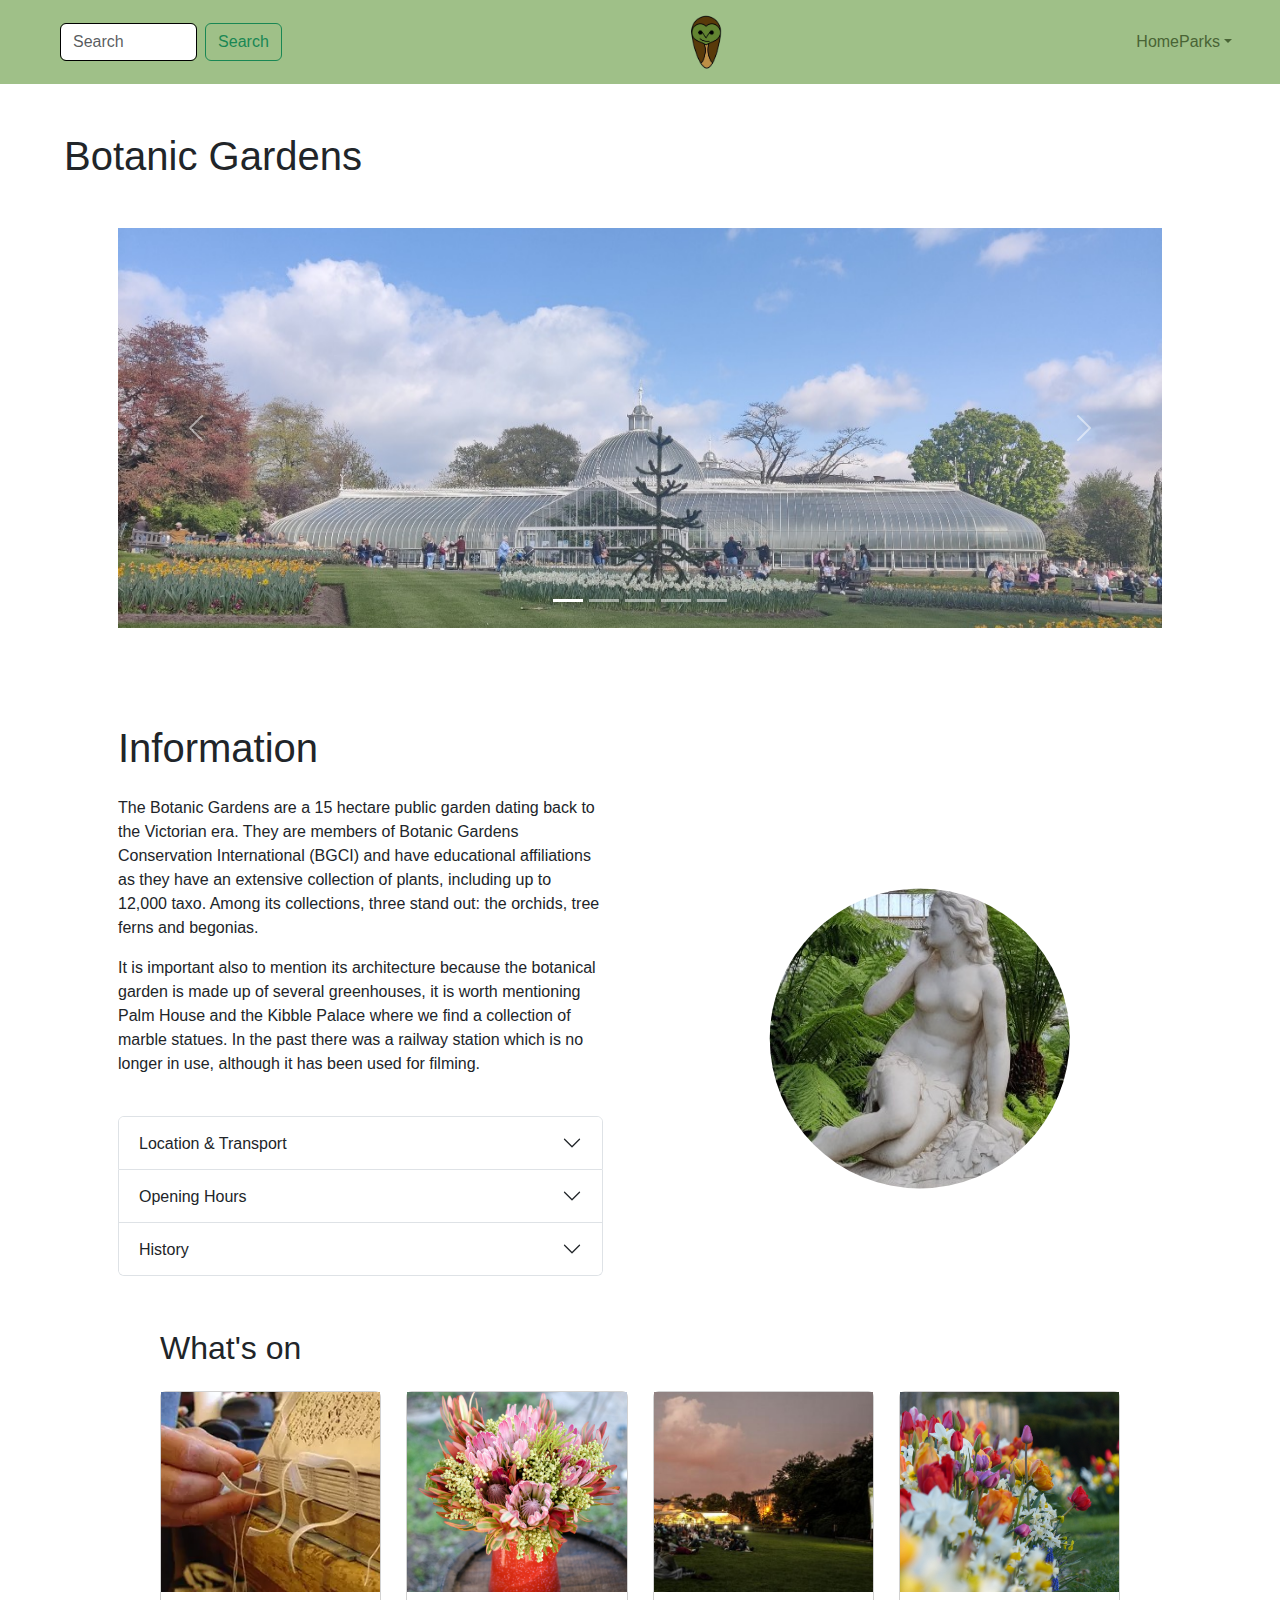
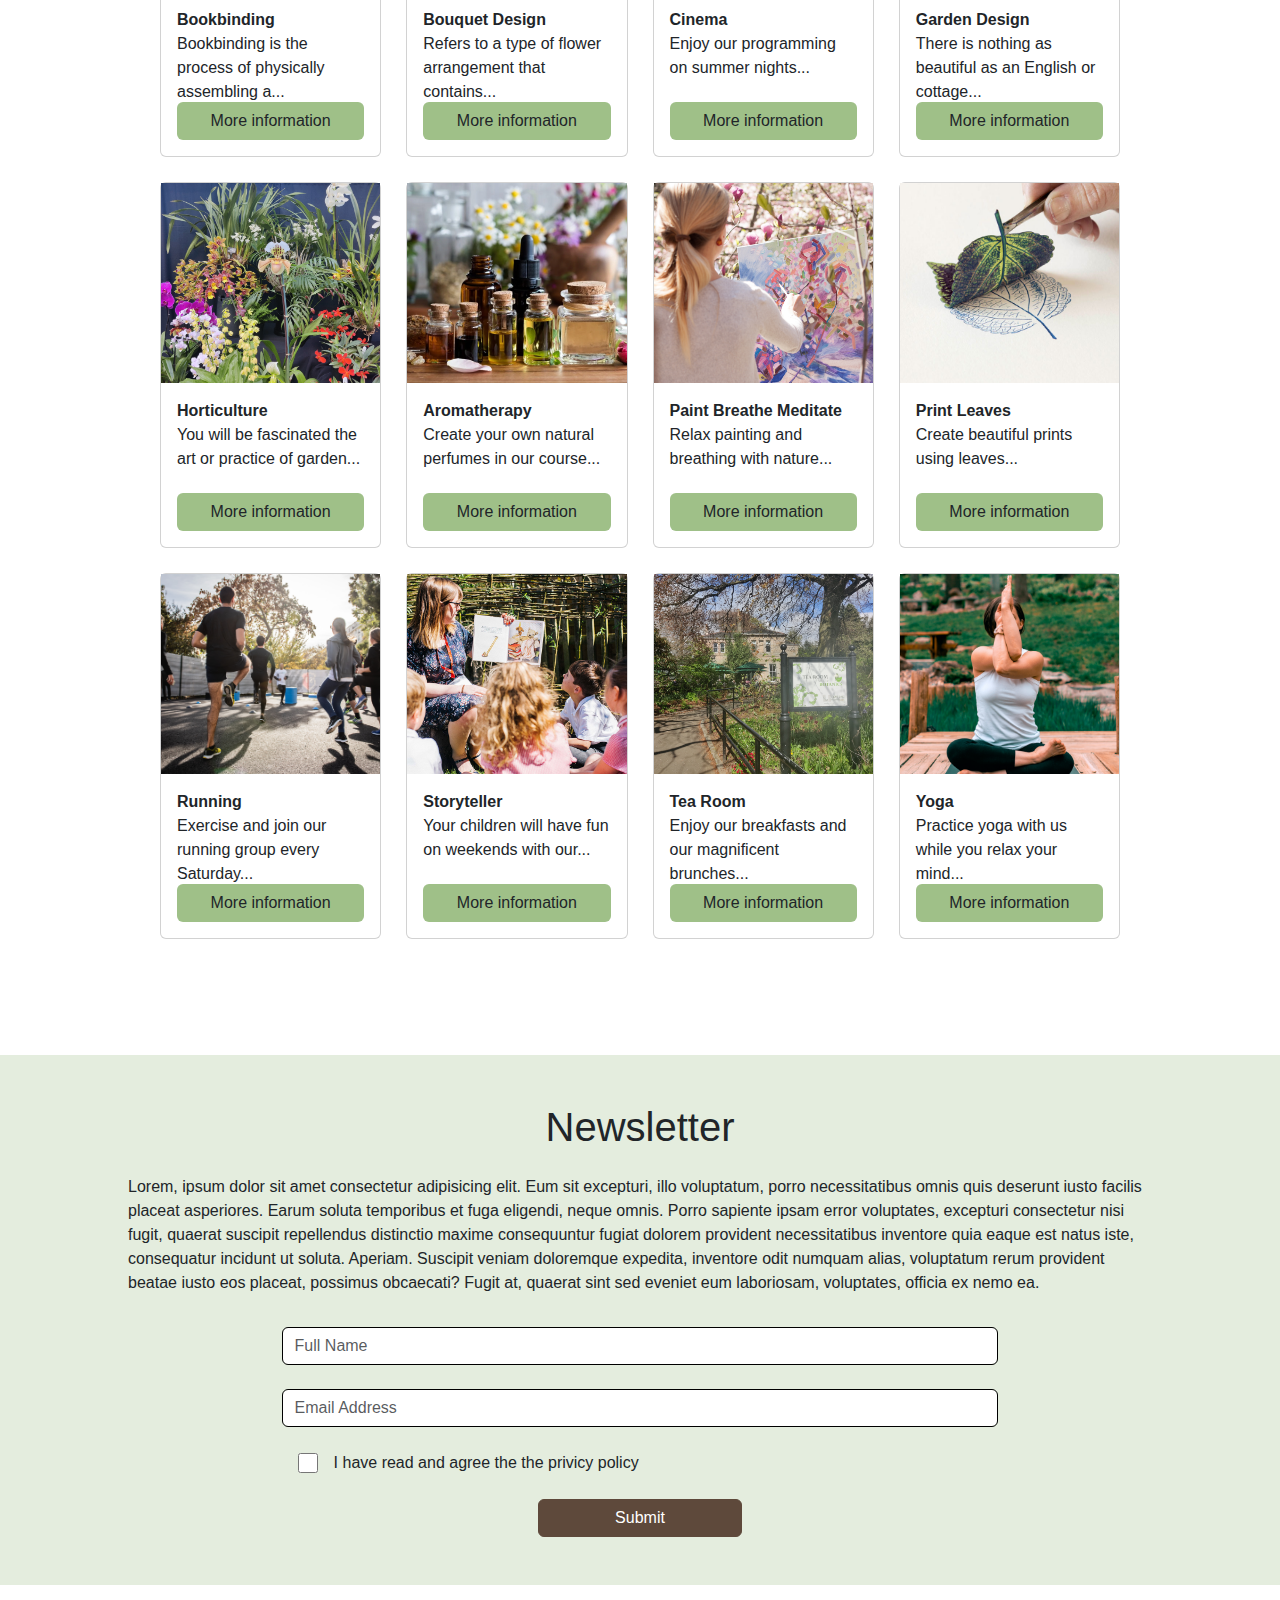
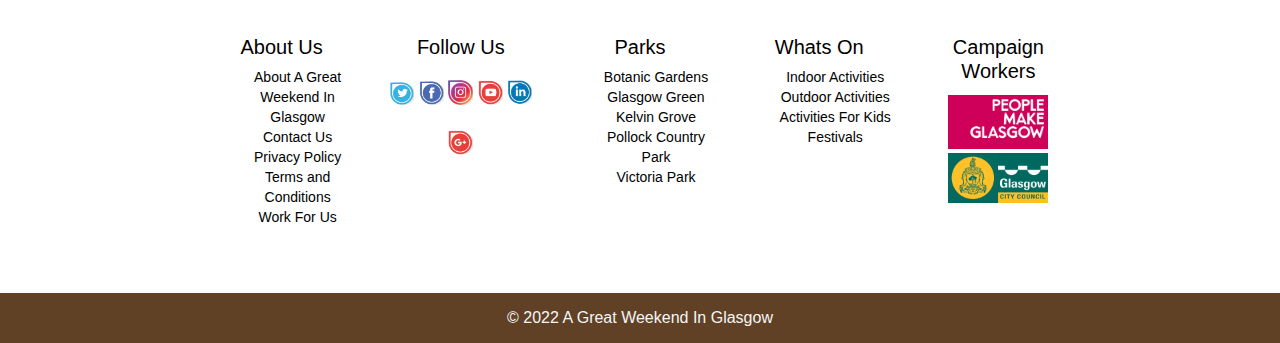
<file: pages/botanicGardens.html>
<!DOCTYPE html>
<html lang="en">

<head>
  <meta charset="UTF-8" />
  <meta content="IE=edge" http-equiv="X-UA-Compatible" />
  <meta content="width=device-width, initial-scale=1.0" name="viewport" />
  <meta content="Arjun Sanghera, Daryl Stensland, Owen Taylor, Isabel Tizon Arranz" name="author" />
  <meta content="Great Weekend in Glasgow Web" name="description" />
  <title>Botanic Gardens</title>
  <!-- Links Bs css -->
  <link href="https://cdn.jsdelivr.net/npm/bootstrap@5.1.3/dist/css/bootstrap.min.css" rel="stylesheet" />
  <!-- External styles -->
  <link href="../css/parks.css" rel="stylesheet" />

</head>

<body>
  <!-- Navbar start -->
  <nav class="navbar navbar-expand-lg px-5 py-2">
    <div class="container-fluid justicy-content-space-between search-container">
      <form class="d-flex flex-row" id="searchHide" name="searchHide">
        <input aria-label="Search" class="form-control me-2" placeholder="Search" type="search" />
        <button class="btn btn-outline-success" type="submit">Search</button>
      </form>
    </div>
    <a class="navbar-brand" href="../index.html"><img alt="logo" class="logo-img"
        src="../logos/owltransparent.png" /></a>
    <a class="nav-link" href="../index.html">Home</a>
    <div class="nav-item dropdown">
      <a aria-expanded="false" class="nav-link dropdown-toggle" data-bs-toggle="dropdown" href="#"
        role="button">Parks</a>
      <ul class="dropdown-menu">
        <li>
          <a class="dropdown-item" href="./../pages/botanicGardens.html">Botanic Gardens</a>
        </li>
        <li>
          <a class="dropdown-item" href="./../pages/glasgowGreen.html">Glasgow Green</a>
        </li>
        <li>
          <a class="dropdown-item" href="./../pages/kelvinGrove.html">Kelvin Grove</a>
        </li>
        <li>
          <a class="dropdown-item" href="./../pages/pollock.html">Pollock Country Park</a>
        </li>
        <li>
          <a class="dropdown-item" href="./../pages/victoria.html">Victoria Park</a>
        </li>
      </ul>
    </div>
  </nav>
  <!-- Navbar end -->
  <!-- Carousel Section start -->
  <h1 class="title-carousel my-5">Botanic Gardens</h1>
  <img class="img-no-carousel" alt="kibble palace" src="../img/parks/botanicGardens/carousel/kibble-palace.jpg" />
  <div class="carouselSection container-sm mb-5 px-5">
    <div class="carousel slide" data-bs-ride="carousel" id="parkCarousel">
      <!-- carousel Control -->
      <button class="carousel-control-prev" data-bs-slide="prev" data-bs-target="#parkCarousel" type="button">
        <span aria-hidden="true" class="carousel-control-prev-icon"></span>
        <span class="visually-hidden">Previous</span>
      </button>
      <button class="carousel-control-next" data-bs-slide="next" data-bs-target="#parkCarousel" type="button">
        <span aria-hidden="true" class="carousel-control-next-icon"></span>
        <span class="visually-hidden">Next</span>
      </button>
      <!-- carousel Indicators-->
      <div class="carousel-indicators">
        <button aria-label="Slide 1" class="active" data-bs-slide-to="0" data-bs-target="#parkCarousel"
          type="button"></button>
        <button aria-label="Slide 2" data-bs-slide-to="1" data-bs-target="#parkCarousel" type="button"></button>
        <button aria-label="Slide 3" data-bs-slide-to="2" data-bs-target="#parkCarousel" type="button"></button>
        <button aria-label="Slide 4" data-bs-slide-to="3" data-bs-target="#parkCarousel" type="button"></button>
        <button aria-label="Slide 5" data-bs-slide-to="4" data-bs-target="#parkCarousel" type="button"></button>
      </div>
      <!-- carousel Items -->
      <div class="carousel-inner">
        <div class="carousel-item active">
          <img alt="kibble palace" class="carousel-img" src="../img/parks/botanicGardens/carousel/kibble-palace.jpg" />
        </div>
        <div class="carousel-item">
          <img alt="interior" class="carousel-img" src="../img/parks/botanicGardens/carousel/interior.jpg" />
        </div>
        <div class="carousel-item">
          <img alt="map" class="carousel-img" src="../img/parks/botanicGardens/carousel/map.jpg" />
        </div>
        <div class="carousel-item">
          <img alt="palm House" class="carousel-img" src="../img/parks/botanicGardens/carousel/palmHouse.jpg" />
        </div>
        <div class="carousel-item">
          <img alt="elf Statue" class="carousel-img" src="../img/parks/botanicGardens/carousel/elfStatue.jpg" />
        </div>
      </div>
    </div>
  </div>
  <!-- Carousel Section end -->
  <!-- Information Section start -->
  <section class="container-sm px-5 py-5">
    <h3 class="display-6">Information</h3>
    <div class="info-grid">
      <div class="left">
        <p class="discover-text my-3">
          The Botanic Gardens are a 15 hectare public garden dating back to
          the Victorian era. They are members of Botanic Gardens Conservation
          International (BGCI) and have educational affiliations as they have
          an extensive collection of plants, including up to 12,000 taxo.
          Among its collections, three stand out: the orchids, tree ferns and
          begonias.
        </p>
        <p>
          It is important also to mention its architecture because the
          botanical garden is made up of several greenhouses, it is worth
          mentioning Palm House and the Kibble Palace where we find a
          collection of marble statues. In the past there was a railway
          station which is no longer in use, although it has been used for
          filming.
        </p>
        <div class="accordion accordion pt-4" id="parkAccordion">
          <div class="accordion-item">
            <h2 class="accordion-header" id="headingOne">
              <button aria-controls="collapseOne" aria-expanded="false" class="accordion-button collapsed"
                data-bs-target="#collapseOne" data-bs-toggle="collapse" type="button">
                Location & Transport
              </button>
            </h2>
            <div aria-labelledby="headingOne" class="accordion-collapse collapse" data-bs-parent="#parkAccordion"
              id="collapseOne">
              <div class="accordion-body">
                <ul>
                  <li class="info-li">
                    Location: 730 Great Western Road, Glasgow, G12 0UE
                  </li>
                  <li class="info-li">
                    Transport: Easy access from Saltoun Street bus stop or a 7
                    minute walk from Hillhead subway station
                  </li>
                </ul>
              </div>
            </div>
          </div>
          <div class="accordion-item">
            <h2 class="accordion-header" id="headingTwo">
              <button aria-controls="collapseTwo" aria-expanded="false" class="accordion-button collapsed"
                data-bs-target="#collapseTwo" data-bs-toggle="collapse" type="button">
                Opening Hours
              </button>
            </h2>
            <div aria-labelledby="headingTwo" class="accordion-collapse collapse" data-bs-parent="#parkAccordion"
              id="collapseTwo">
              <div class="accordion-body">
                <p>
                  Monday - Sunday: Open from 11am to 5pm: last entry at
                  4.30pm. The Gardens are locked after this time.
                </p>
              </div>
            </div>
          </div>
          <div class="accordion-item">
            <h2 class="accordion-header" id="headingThree">
              <button aria-controls="collapseThree" aria-expanded="false" class="accordion-button collapsed"
                data-bs-target="#collapseThree" data-bs-toggle="collapse" type="button">
                History
              </button>
            </h2>
            <div aria-labelledby="headingThree" class="accordion-collapse collapse" data-bs-parent="#parkAccordion"
              id="collapseThree">
              <div class="accordion-body">
                <p>
                  In 1704 the University of Glasgow had botanical gardens
                  which disappeared due to pollution.
                </p>
                <p>
                  In 1817 a group of businessmen led by Thomas Hopkirk funded
                  a new botanical institution which was established at
                  Sandyford, appointing the first Regius Professor of Botany,
                  Dr Robert Graham, in 1818. Hopkirk was responsible for its
                  growth and maintenance for 20 years until he moved to London
                  in 1941 as director of the Royal Botanic Gardens, Kew.
                </p>
              </div>
            </div>
          </div>
        </div>
      </div>
      <div class="right">
        <img alt="Botanic Gardens Marble" class="info-img mt-3"
          src="../img/parks/botanicGardens/round-image/marble-statue-woman.jpg" />
      </div>
    </div>
  </section>
  <!-- Information Section end -->
  <!-- What's on Section start -->
  <section class="whatsOn">
    <h2 class="mb-4">What's on</h2>
    <input type="text" id="myInput" onkeyup="myFunction()" placeholder="Search for activities..."
      title="Type in a name">

    <ul id="myUL" class="total-activities">

      <li class="card">
        <img class="card-img" src="../img/activities/botanicGardens/bookbinding.png" alt="Bookbinding">
        <div class="card-body">
          <span>Bookbinding</span>
          <div class="card-title">Bookbinding</div>
          <div class="card-description">Bookbinding is the process of physically assembling a...
          </div>
          <button type="button" class="btn btn-card">More information</button>
        </div>
      </li>
      <li class="card">
        <img class="card-img" src="../img/activities/botanicGardens/bouquet_design_CR.jpeg" alt="Bouquet Design">
        <div class="card-body">
          <span>Bouquet Design</span>
          <div class="card-title">Bouquet Design</div>
          <div class="card-description">Refers to a type of flower arrangement that contains...</div>
          <button type="button" class="btn btn-card">More
            information</button>
        </div>
      </li>
      <li class="card">
        <img class="card-img" src="../img/activities/botanicGardens/cinema.png" alt="Outdoor cinema">
        <div class="card-body">
          <span>Cinema outdoor</span>
          <div class="card-title">Cinema</div>
          <div class="card-description">Enjoy our programming on summer nights...</div>
          <button type="button" class="btn btn-card">More
            information</button>
        </div>
      </li>
      <li class="card">
        <img class="card-img" src="../img/activities/botanicGardens/gardering_design_CR.jpeg" alt="garden design">
        <div class="card-body">
          <span>garden design</span>
          <div class="card-title">Garden Design</div>
          <div class="card-description">There is nothing as beautiful as an English or cottage...</div>
          <button type="button" class="btn btn-card">More
            information</button>
        </div>
      </li>
      <li class="card">
        <img class="card-img" src="../img/activities/botanicGardens/horticulture2.png" alt="Horticulture">
        <div class="card-body">
          <span>horticulture</span>
          <div class="card-title">Horticulture</div>
          <div class="card-description">You will be fascinated the art or practice of garden...</div>
          <button type="button" class="btn btn-card">More
            information</button>
        </div>
      </li>
      <li class="card">
        <img class="card-img" src="../img/activities/botanicGardens/natural_perfume_aromatherapy.png"
          alt="natural perfume aromatherapy">
        <div class="card-body">
          <span>Aromatherapy</span>
          <div class="card-title">Aromatherapy</div>
          <div class="card-description">Create your own natural perfumes in our course...</div>
          <button type="button" class="btn btn-card">More
            information</button>
        </div>
      </li>
      <li class="card">
        <img class="card-img" src="../img/activities/botanicGardens/paint_breathe_meditation_CR.png"
          alt="paint breathe meditate">
        <div class="card-body">
          <span>Paint Breathe Meditate</span>
          <div class="card-title">Paint Breathe Meditate</div>
          <div class="card-description">Relax painting and breathing with nature...</div>
          <button type="button" class="btn btn-card">More
            information</button>
        </div>
      </li>
      <li class="card">
        <img class="card-img" src="../img/activities/botanicGardens/print-leaves.png" alt="print leaves">
        <div class="card-body">
          <span>print leaves</span>
          <div class="card-title">Print Leaves</div>
          <div class="card-description">Create beautiful prints using leaves...</div>
          <button type="button" class="btn btn-card">More
            information</button>
        </div>
      </li>
      <li class="card">
        <img class="card-img" src="../img/activities/botanicGardens/running_CR.png" alt="running">
        <div class="card-body">
          <span>running</span>
          <div class="card-title">Running</div>
          <div class="card-description">Exercise and join our running group every Saturday...</div>
          <button type="button" class="btn btn-card">More
            information</button>
        </div>
      </li>
      <li class="card">
        <img class="card-img" src="../img/activities/botanicGardens/storyteller.png" alt="storyteller">
        <div class="card-body">
          <span>storyteller</span>
          <div class="card-title">Storyteller</div>
          <div class="card-description">Your children will have fun on weekends with our...
          </div>
          <button type="button" class="btn btn-card">More
            information</button>
        </div>
      </li>
      <li class="card">
        <img class="card-img" src="../img/activities/botanicGardens/teaRoom.png" alt="Tea Room">
        <div class="card-body">
          <span>Tea Room</span>
          <div class="card-title">Tea Room</div>
          <div class="card-description">Enjoy our breakfasts and our magnificent brunches...</div>
          <button type="button" class="btn  btn-card">More
            information</button>
        </div>
      </li>
      <li class="card">
        <img class="card-img" src="../img/activities/botanicGardens/yoga_CR.png" alt="yoga">
        <div class="card-body">
          <span>yoga</span>
          <div class="card-title">Yoga</div>
          <div class="card-description">Practice yoga with us while you relax your mind...</div>
          <button type="button" class="btn  btn-card">More
            information</button>
        </div>
      </li>
    </ul>
  </section>
  <!-- What's on Section end -->
  <!-- Newsletter Begins -->
  <section class="newsletter py-5">
    <h3 class="display-6 text-center">Newsletter</h3>
    <p class="py-3">
      Lorem, ipsum dolor sit amet consectetur adipisicing elit. Eum sit
      excepturi, illo voluptatum, porro necessitatibus omnis quis deserunt
      iusto facilis placeat asperiores. Earum soluta temporibus et fuga
      eligendi, neque omnis. Porro sapiente ipsam error voluptates, excepturi
      consectetur nisi fugit, quaerat suscipit repellendus distinctio maxime
      consequuntur fugiat dolorem provident necessitatibus inventore quia
      eaque est natus iste, consequatur incidunt ut soluta. Aperiam. Suscipit
      veniam doloremque expedita, inventore odit numquam alias, voluptatum
      rerum provident beatae iusto eos placeat, possimus obcaecati? Fugit at,
      quaerat sint sed eveniet eum laboriosam, voluptates, officia ex nemo ea.
    </p>
    <form>
      <div class="form-group mb-4 w-60">
        <input class="form-control" placeholder="Full Name" type="text" />
      </div>
      <div class="form-group mb-4">
        <input class="form-control" placeholder="Email Address" type="email" />
      </div>
      <div class="form-group mb-4">
        <input id="checkbox" class="mx-3" name="checkbox" type="checkbox" />
        <label for="checkbox">I have read and agree the the privicy policy</label>
      </div>
      <button class="btn btn-secondary">Submit</button>
    </form>
  </section>
  <!-- Newsletter Ends -->
  <!-- Footer start -->
  <footer class="footer">
    <div id="socialLinks">
      <div class="container">
        <div class="row">
          <div class="col-sm">
            <h5>About Us</h5>
            <ul style="list-style-type:circle" class="linksList">
              <li> <a href="#" class="socialsAlinks">About A Great Weekend In Glasgow</a> </li>
              <li> <a href="#" class="socialsAlinks">Contact Us</a> </li>
              <li> <a href="#" class="socialsAlinks">Privacy Policy</a> </li>
              <li> <a href="#" class="socialsAlinks">Terms and Conditions</a> </li>
              <li> <a href="#" class="socialsAlinks">Work For Us</a> </li>
            </ul>
          </div>
          <div class="col-sm">
            <h5>Follow Us</h5>
            <div class="row">
              <div class="col-sm">
                <a href="https://www.twitter.com" class="socialsAlinkspicslinks">
                  <img src="../logos/icons/twitter.png" class="socialsAlinkspics" alt="twitter">
                </a>
                <a href="https://www.facebook.com" class="socialsAlinkspicslinks">
                  <img src="../logos/icons/fb.png" class="socialsAlinkspics" alt="facebook">
                </a>
                <a href="https://www.instagram.com" class="socialsAlinkspicslinks">
                  <img src="../logos/icons/insta.png" class="socialsAlinkspics" alt="instagram">
                </a>

                <a href="https://www.youtube.com" class="socialsAlinkspicslinks">
                  <img src="../logos/icons/youtube.png" class="socialsAlinkspics" alt="Youtube">
                </a>
                <a href="https://www.linkedin.com" class="socialsAlinkspicslinks">
                  <img src="../logos/icons/linkedin.png" class="socialsAlinkspics" alt="LinkedIn">
                </a>
                <a href="https://www.google.com" class="socialsAlinkspicslinks">
                  <img src="../logos/icons/goolge.png" class="socialsAlinkspics" alt="Google">
                </a>
              </div>
            </div>
          </div>
          <div class="col-sm">
            <h5 class="socialsheader">Parks</h5>
            <ul style="list-style-type:circle" class="linksList">
              <li> <a href="../pages/botanicGardens.html" class="socialsAlinks">Botanic Gardens</a> </li>
              <li> <a href="../pages/glasgowGreen.html" class="socialsAlinks">Glasgow Green</a> </li>
              <li> <a href="../pages/kelvinGrove.html" class="socialsAlinks">Kelvin Grove</a> </li>
              <li> <a href="../pages/pollock.html" class="socialsAlinks">Pollock Country Park</a> </li>
              <li> <a href="../pages/victoria.html" class="socialsAlinks">Victoria Park</a> </li>
            </ul>
          </div>
          <div class="col-sm">
            <h5 class="socialsheader">Whats On</h5>
            <ul style="list-style-type:circle" class="linksList">
              <li> <a href="#" class="socialsAlinks">Indoor Activities</a> </li>
              <li> <a href="#" class="socialsAlinks">Outdoor Activities</a> </li>
              <li> <a href="#" class="socialsAlinks">Activities For Kids</a> </li>
              <li> <a href="#" class="socialsAlinks">Festivals</a> </li>
            </ul>
          </div>
          <div class="col-sm">
            <h5 class="socialsheader">Campaign Workers</h5>
            <div class="row">
              <div class="col-sm">
                <a href="https://peoplemakeglasgow.com/" class="socialsAlinkspicslinks">
                  <img src="../logos/people-make-glasgow.png" class="CampaignPics" alt="People Make Glasgow">
                </a>

                <a href="https://www.glasgow.gov.uk/" class="socialsAlinkspicslinks">
                  <img src="../logos/Glasgow_City_Council_logo.png" class="CampaignPics" alt="Glasgow Council">
                </a>
              </div>
            </div>


          </div>
        </div>
      </div>
    </div>

    <div class="container-footer" id="bottomFooter">
      &copy; 2022 A Great Weekend In Glasgow
    </div>
  </footer>
  <!-- Footer end -->

  <script>
    function myFunction() {
      var input, filter, ul, li, span, i, txtValue;
      input = document.getElementById('myInput');
      filter = input.value.toUpperCase();

      ul = document.getElementById('myUL');
      li = ul.getElementsByTagName('li');

      for (i = 0; i < li.length; i++) {
        span = li[i].getElementsByTagName('span')[0];
        txtValue = span.textContent || span.innerText;
        if (txtValue.toUpperCase().indexOf(filter) > -1) {
          li[i].style.display = '';
        } else {
          li[i].style.display = 'none';
        }
      }
    }
  </script>
  <!-- Bs Bundle with Popper -->

  <script src="https://cdn.jsdelivr.net/npm/bootstrap@5.1.3/dist/js/bootstrap.bundle.min.js"></script>
</body>

</html>
</file>
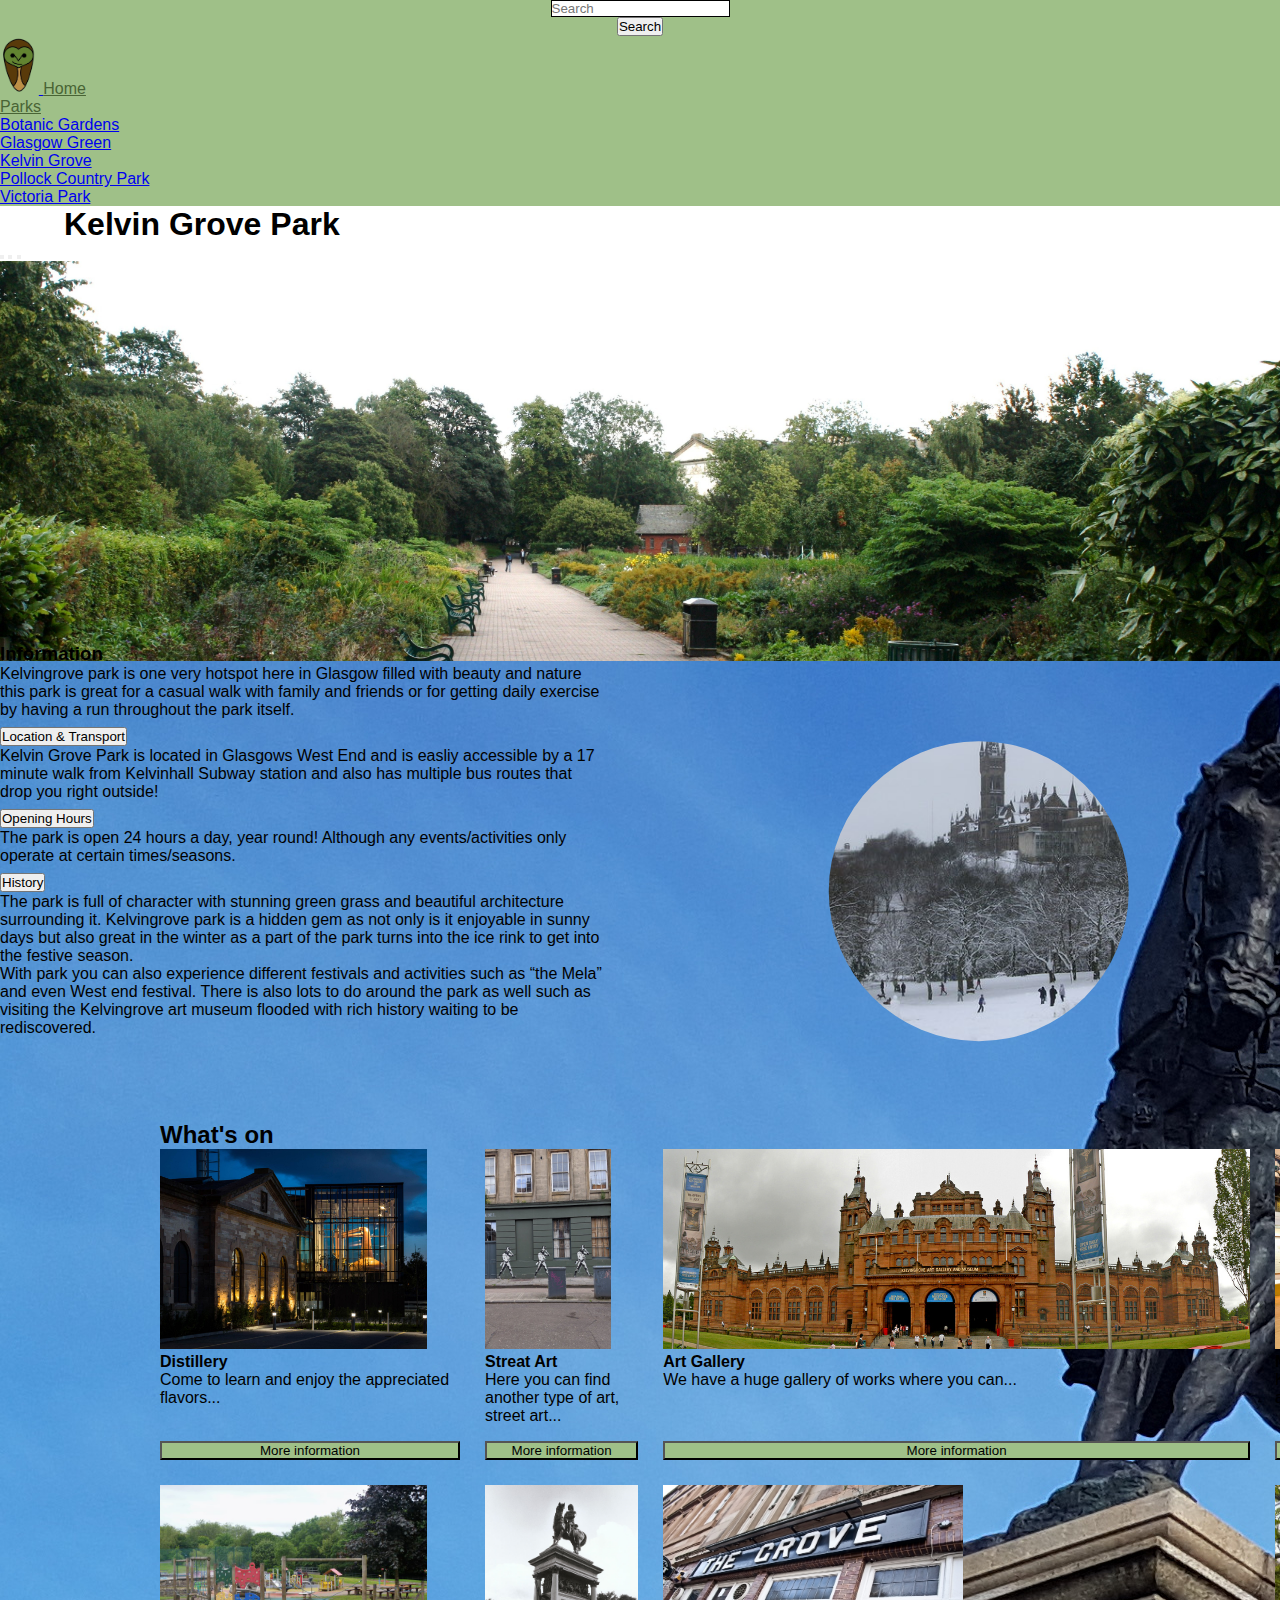
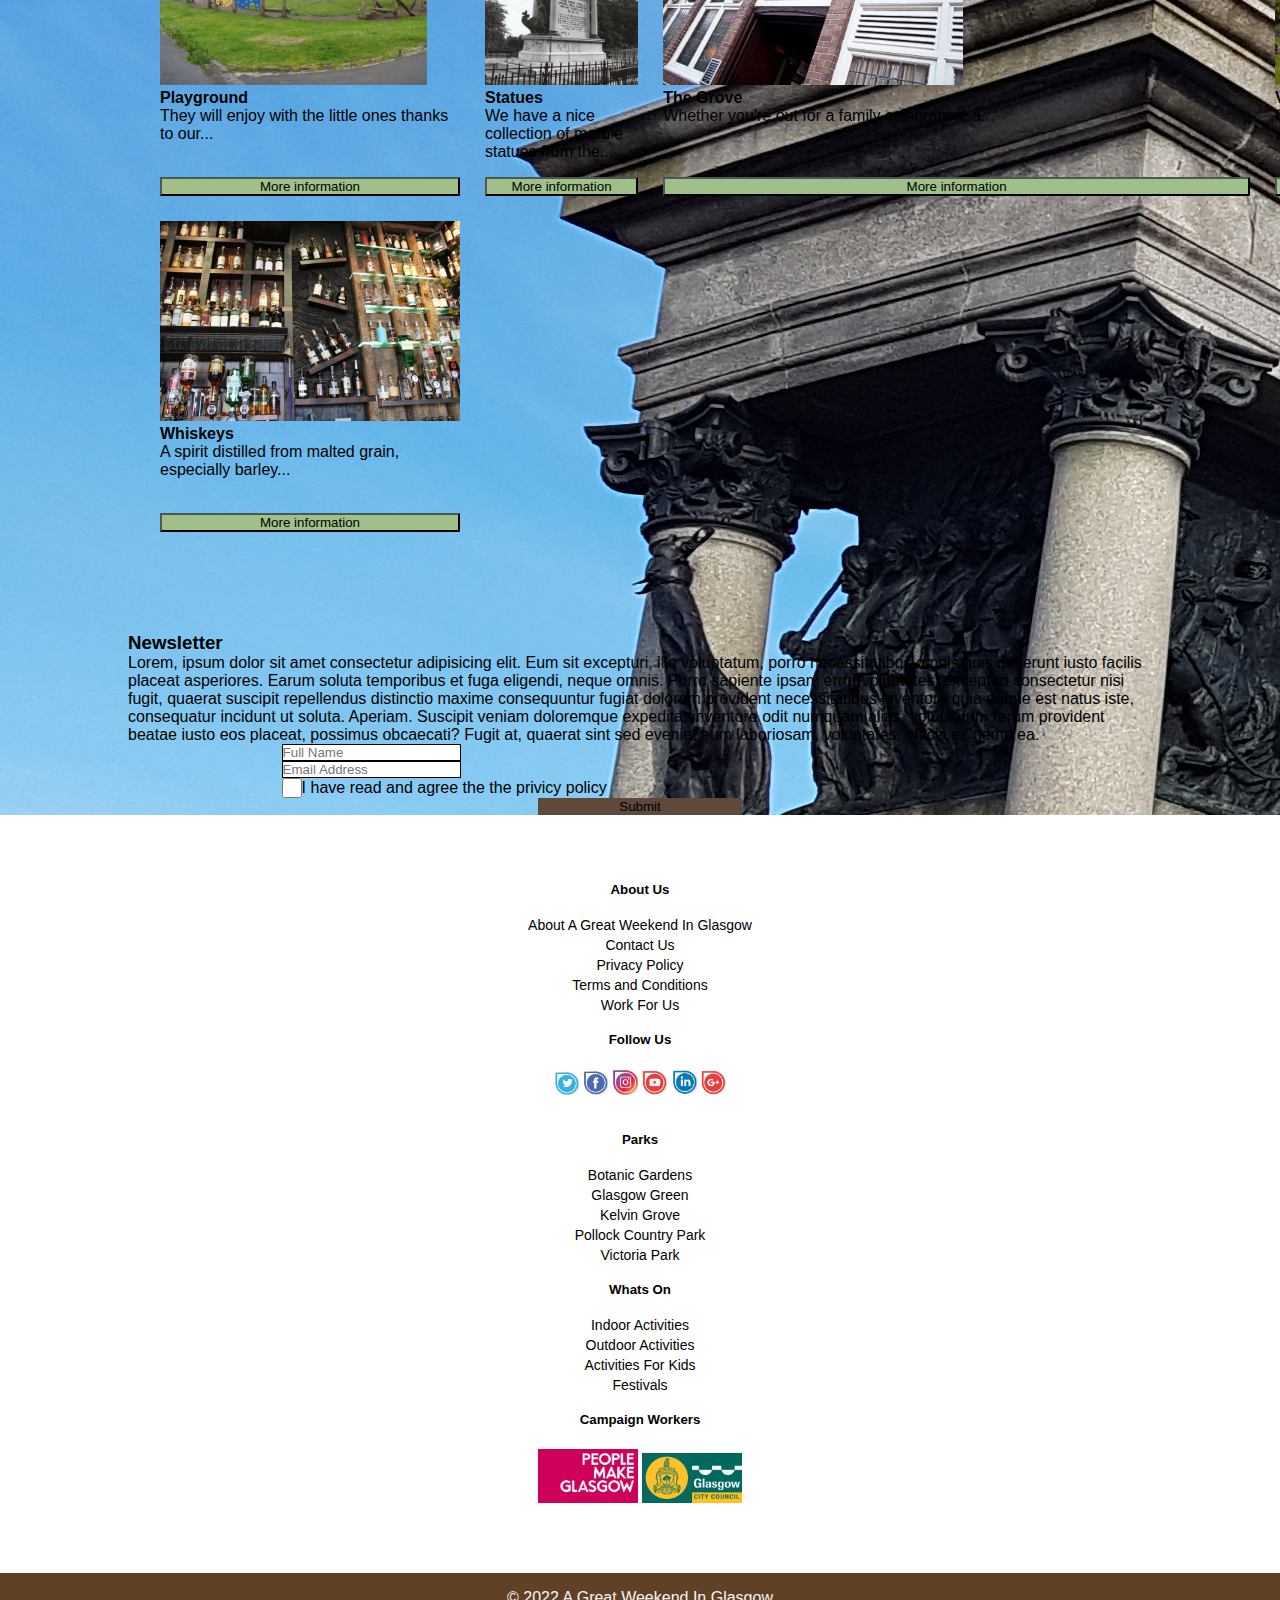
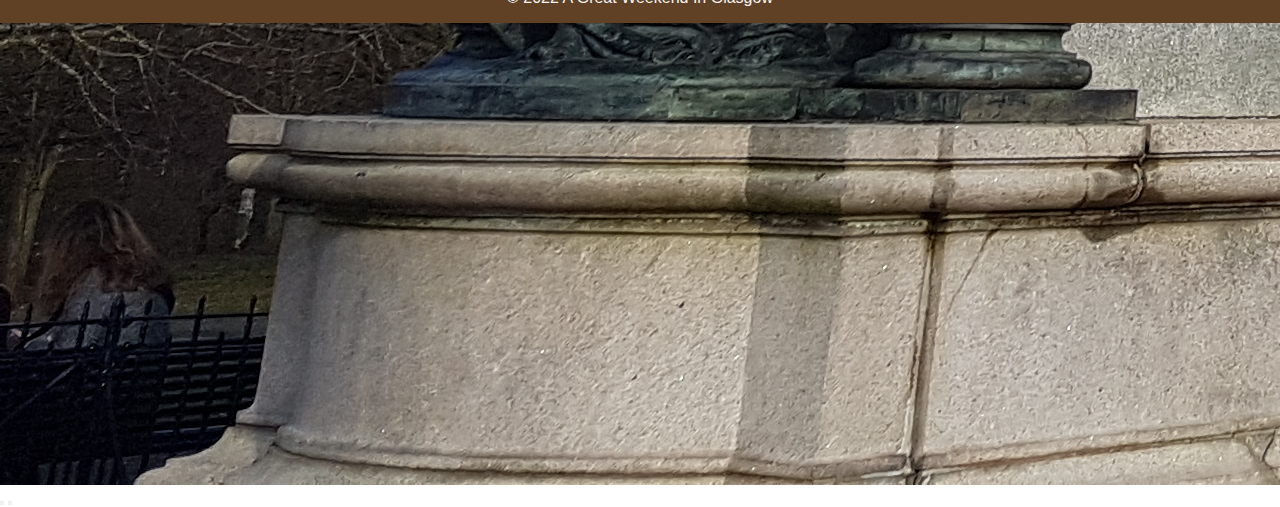
<file: pages/kelvinGrove.html>
<!DOCTYPE html>
<html lang="en">

<head>
  <meta charset="UTF-8" />
  <meta http-equiv="X-UA-Compatible" content="IE=edge" />
  <meta name="viewport" content="width=device-width, initial-scale=1.0" />

  <meta name="author" content="Arjun Sanghera, Daryl Stensland, Owen Taylor, Isabel Tizon Arranz" />
  <meta name="description" content="Great Weekend in Glasgow Web" />

  <title>Kelvin Grove Park</title>

  <!-- Links Bs css -->
  <link href="https://cdn.jsdelivr.net/npm/bootstrap@5.1.3/dist/css/bootstrap.min.css" rel="stylesheet"
    integrity="sha384-1BmE4kWBq78iYhFldvKuhfTAU6auU8tT94WrHftjDbrCEXSU1oBoqyl2QvZ6jIW3" crossorigin="anonymous" />

  <!-- External styles -->
  <link href="../css/parks.css" rel="stylesheet" />

</head>

<body>
  <!-- Navbar start -->
  <nav class="navbar navbar-expand-lg px-5 py-2">
    <div class="container-fluid justicy-content-space-between search-container">
      <form class="d-flex flex-row" id="searchHide">
        <input class="form-control me-2" type="search" placeholder="Search" aria-label="Search" />
        <button class="btn btn-outline-success" type="submit">Search</button>
      </form>
    </div>
    <a class="navbar-brand" href="../index.html">
      <img class="logo-img" src="../logos/owltransparent.png" alt="logo" />
    </a>
    <a class="nav-link" href="../index.html">Home</a>
    <div class="nav-item dropdown">
      <a class="nav-link dropdown-toggle" data-bs-toggle="dropdown" href="#" role="button"
        aria-expanded="false">Parks</a>
      <ul class="dropdown-menu">
        <li>
          <a class="dropdown-item" href="./../pages/botanicGardens.html">Botanic Gardens</a>
        </li>
        <li>
          <a class="dropdown-item" href="./../pages/glasgowGreen.html">Glasgow Green</a>
        </li>
        <li>
          <a class="dropdown-item" href="./../pages/kelvinGrove.html">Kelvin Grove</a>
        </li>
        <li>
          <a class="dropdown-item" href="./../pages/pollock.html">Pollock Country Park</a>
        </li>
        <li>
          <a class="dropdown-item" href="./../pages/victoria.html">Victoria Park</a>
        </li>
      </ul>
    </div>
  </nav>
  <!-- Navbar end -->

  <!-- Carousel Section start -->
  <h1 class="title-carousel my-5">Kelvin Grove Park</h1>
  <img class="img-no-carousel" src="../img/parks/kelvinGrove/kgp-statue.jpg" alt="kelvingrove statue" />
  <div class="carouselSection container-sm mb-5 px-5">
    <div id="parkCarousel" class="carousel slide" data-bs-ride="carousel">
      <!-- carousel Indicators-->
      <div class="carousel-indicators">
        <button type="button" data-bs-target="#parkCarousel" data-bs-slide-to="0" class="active" aria-current="true"
          aria-label="Slide 1"></button>

        <button type="button" data-bs-target="#parkCarousel" data-bs-slide-to="1" aria-label="Slide 2"></button>

        <button type="button" data-bs-target="#parkCarousel" data-bs-slide-to="2" aria-label="Slide 3"></button>
      </div>

      <!-- carousel Items -->
      <div class="carousel-inner">
        <div class="carousel-item active">
          <img src="../img/parks/kelvinGrove/Gardens_in_Kelvingrove_Park.jpg" class="carousel-img" alt="gardens" />
        </div>
        <div class="carousel-item">
          <img src="../img/parks/kelvinGrove/Kelvin_Statue_in_Kelvingrove_Park,_Glasgow.jpg" class="carousel-img"
            alt="kelvin statue" />
        </div>

        <div class="carousel-item">
          <img src="../img/parks/kelvinGrove/kgp-statue.jpg" class="carousel-img" alt="kelvingrove statue" />
        </div>
      </div>
      <div class="carousel-item">
        <img src="../img/parks/kelvinGrove/kgp-statue.jpg" class="d-block w-100" alt="palm House" />
      </div>

      <!-- carousel Control -->
      <button class="carousel-control-prev" type="button" data-bs-target="#parkCarousel" data-bs-slide="prev">
        <span class="carousel-control-prev-icon" aria-hidden="true"></span>
        <span class="visually-hidden">Previous</span>
      </button>
      <button class="carousel-control-next" type="button" data-bs-target="#parkCarousel" data-bs-slide="next">
        <span class="carousel-control-next-icon" aria-hidden="true"></span>
        <span class="visually-hidden">Next</span>
      </button>
    </div>
  </div>
  <!-- Carousel Section end -->

  <!-- Information Start -->
  <section class="container-sm px-5 py-5">
    <h3 class="display-6 mb-3">Information</h3>
    <div class="info-grid">
      <div class="left">
        <p class="discover-text my-3">
          Kelvingrove park is one very hotspot here in Glasgow filled with
          beauty and nature this park is great for a casual walk with family
          and friends or for getting daily exercise by having a run throughout
          the park itself.
        </p>

        <div class="accordion accordion pt-4" id="parkAccordion">
          <div class="accordion-item">
            <h2 class="accordion-header" id="headingOne">
              <button class="accordion-button collapsed" type="button" data-bs-toggle="collapse"
                data-bs-target="#collapseOne" aria-expanded="false" aria-controls="collapseOne">
                Location & Transport
              </button>
            </h2>
            <div id="collapseOne" class="accordion-collapse collapse" aria-labelledby="headingOne"
              data-bs-parent="#parkAccordion">
              <div class="accordion-body">
                <p>
                  Kelvin Grove Park is located in Glasgows West End and is
                  easliy accessible by a 17 minute walk from Kelvinhall Subway
                  station and also has multiple bus routes that drop you right
                  outside!
                </p>
              </div>
            </div>
          </div>
          <div class="accordion-item">
            <h2 class="accordion-header" id="headingTwo">
              <button class="accordion-button collapsed" type="button" data-bs-toggle="collapse"
                data-bs-target="#collapseTwo" aria-expanded="false" aria-controls="collapseTwo">
                Opening Hours
              </button>
            </h2>
            <div id="collapseTwo" class="accordion-collapse collapse" aria-labelledby="headingTwo"
              data-bs-parent="#parkAccordion">
              <div class="accordion-body">
                <p>
                  The park is open 24 hours a day, year round! Although any
                  events/activities only operate at certain times/seasons.
                </p>
              </div>
            </div>
          </div>
          <div class="accordion-item">
            <h2 class="accordion-header" id="headingThree">
              <button class="accordion-button collapsed" type="button" data-bs-toggle="collapse"
                data-bs-target="#collapseThree" aria-expanded="false" aria-controls="collapseThree">
                History
              </button>
            </h2>
            <div id="collapseThree" class="accordion-collapse collapse" aria-labelledby="headingThree"
              data-bs-parent="#parkAccordion">
              <div class="accordion-body">
                <p>
                  The park is full of character with stunning green grass and
                  beautiful architecture surrounding it. Kelvingrove park is a
                  hidden gem as not only is it enjoyable in sunny days but
                  also great in the winter as a part of the park turns into
                  the ice rink to get into the festive season.
                </p>
                <p>
                  With park you can also experience different festivals and
                  activities such as “the Mela” and even West end festival.
                  There is also lots to do around the park as well such as
                  visiting the Kelvingrove art museum flooded with rich
                  history waiting to be rediscovered.
                </p>
              </div>
            </div>
          </div>
        </div>
      </div>
      <div class="right">
        <img class="info-img" src="../img/parks/kelvinGrove/kgp-winter.jpg" alt="kevlingrove in winter" />
      </div>
    </div>
  </section>
  <!-- Information End -->

  <!-- What's on-Activities Section start -->
  <section class="whatsOn">
    <h2 class="mb-4">What's on</h2>
    <input type="text" id="myInput" onkeyup="myFunction()" placeholder="Search for activities..."
      title="Type in a name">

    <ul id="myUL" class="total-activities">

      <li class="card">
        <img class="card-img" src="../img/activities/kelvinGrove/distillery.jpg" alt="Distillery">
        <div class="card-body">
          <span>Distillery</span>
          <div class="card-title">Distillery</div>
          <div class="card-description">Come to learn and enjoy the appreciated flavors...
          </div>
          <button type="button" class="btn btn-card">More information</button>
        </div>
      </li>
      <li class="card">
        <img class="card-img" src="../img/activities/kelvinGrove/johnnie-walker-mural.jpg" alt="johnnie walker mural">
        <div class="card-body">
          <span>Streat Art</span>
          <div class="card-title">Streat Art</div>
          <div class="card-description">Here you can find another type of art, street art...
          </div>
          <button type="button" class="btn btn-card">More information</button>
        </div>
      </li>
      <li class="card">
        <img class="card-img" src="../img/activities/kelvinGrove/Kelvingrove_Art_Gallery_and_Museum_1.jpg"
          alt="Kelvingrove Art Gallery and Museum">
        <div class="card-body">
          <span>Art Gallery</span>
          <div class="card-title">Art Gallery</div>
          <div class="card-description">We have a huge gallery of works where you can...</div>
          <button type="button" class="btn btn-card">More
            information</button>
        </div>
      </li>
      <li class="card">
        <img class="card-img" src="../img/activities/kelvinGrove/museum.jpg" alt="Museum">
        <div class="card-body">
          <span>Museum</span>
          <div class="card-title">Museum</div>
          <div class="card-description">Kelvingrove Museum opened in 1901 and is a firm...
          </div>
          <button type="button" class="btn btn-card">More
            information</button>
        </div>
      </li>
      <li class="card">
        <img class="card-img" src="../img/activities/kelvinGrove/playGround.jpg" alt="Playground">
        <div class="card-body">
          <span>Playground</span>
          <div class="card-title">Playground</div>
          <div class="card-description">They will enjoy with the little ones thanks to our...</div>
          <button type="button" class="btn btn-card">More
            information</button>
        </div>
      </li>
      <li class="card">
        <img class="card-img" src="../img/activities/kelvinGrove/statues.jpg" alt="natural perfume aromatherapy">
        <div class="card-body">
          <span>Statues</span>
          <div class="card-title">Statues</div>
          <div class="card-description">We have a nice collection of marble statues from the...</div>
          <button type="button" class="btn btn-card">More
            information</button>
        </div>
      </li>
      <li class="card">
        <img class="card-img" src="../img/activities/kelvinGrove/theGrove.jpg" alt="The Grove">
        <div class="card-body">
          <span>The Grove</span>
          <div class="card-title">The Grove</div>
          <div class="card-description">Whether you're out for a family celebration, a...
          </div>
          <button type="button" class="btn btn-card">More
            information</button>
        </div>
      </li>
      <li class="card">
        <img class="card-img" src="../img/activities/kelvinGrove/views.jpg" alt="Views">
        <div class="card-body">
          <span>Views</span>
          <div class="card-title">Views</div>
          <div class="card-description">Our park has wonderful views to be able to walk with...</div>
          <button type="button" class="btn btn-card">More
            information</button>
        </div>
      </li>
      <li class="card">
        <img class="card-img" src="../img/activities/kelvinGrove/whiskeys.jpg" alt="Whiskeys">
        <div class="card-body">
          <span>Whiskeys</span>
          <div class="card-title">Whiskeys</div>
          <div class="card-description">A spirit distilled from malted grain, especially barley...</div>
          <button type="button" class="btn btn-card">More
            information</button>
        </div>
      </li>
    </ul>
  </section>
  <!-- What's on Section end -->

  <!-- Newsletter Begins -->
  <section class="newsletter py-5">
    <h3 class="display-6 text-center">Newsletter</h3>
    <p class="py-3">
      Lorem, ipsum dolor sit amet consectetur adipisicing elit. Eum sit
      excepturi, illo voluptatum, porro necessitatibus omnis quis deserunt
      iusto facilis placeat asperiores. Earum soluta temporibus et fuga
      eligendi, neque omnis. Porro sapiente ipsam error voluptates, excepturi
      consectetur nisi fugit, quaerat suscipit repellendus distinctio maxime
      consequuntur fugiat dolorem provident necessitatibus inventore quia
      eaque est natus iste, consequatur incidunt ut soluta. Aperiam. Suscipit
      veniam doloremque expedita, inventore odit numquam alias, voluptatum
      rerum provident beatae iusto eos placeat, possimus obcaecati? Fugit at,
      quaerat sint sed eveniet eum laboriosam, voluptates, officia ex nemo ea.
    </p>
    <form>
      <div class="form-group mb-4 w-60">
        <input type="text" class="form-control" placeholder="Full Name" />
      </div>
      <div class="form-group mb-4">
        <input type="email" class="form-control" placeholder="Email Address" />
      </div>
      <div class="form-group mb-4">
        <input id="checkbox" class="mx-3" name="checkbox" type="checkbox" />
        <label for="checkbox">I have read and agree the the privicy policy</label>
      </div>
      <button class="btn btn-secondary">Submit</button>
    </form>
  </section>
  <!-- Newsletter Ends -->

  <!-- Footer start -->
  <footer class="footer">
    <div id="socialLinks">
      <div class="container">
        <div class="row">
          <div class="col-sm">
            <h5>About Us</h5>
            <ul style="list-style-type:circle" class="linksList">
              <li> <a href="#" class="socialsAlinks">About A Great Weekend In Glasgow</a> </li>
              <li> <a href="#" class="socialsAlinks">Contact Us</a> </li>
              <li> <a href="#" class="socialsAlinks">Privacy Policy</a> </li>
              <li> <a href="#" class="socialsAlinks">Terms and Conditions</a> </li>
              <li> <a href="#" class="socialsAlinks">Work For Us</a> </li>
            </ul>
          </div>
          <div class="col-sm">
            <h5>Follow Us</h5>
            <div class="row">
              <div class="col-sm">
                <a href="https://www.twitter.com" class="socialsAlinkspicslinks">
                  <img src="../logos/icons/twitter.png" class="socialsAlinkspics" alt="twitter">
                </a>
                <a href="https://www.facebook.com" class="socialsAlinkspicslinks">
                  <img src="../logos/icons/fb.png" class="socialsAlinkspics" alt="facebook">
                </a>
                <a href="https://www.instagram.com" class="socialsAlinkspicslinks">
                  <img src="../logos/icons/insta.png" class="socialsAlinkspics" alt="instagram">
                </a>

                <a href="https://www.youtube.com" class="socialsAlinkspicslinks">
                  <img src="../logos/icons/youtube.png" class="socialsAlinkspics" alt="Youtube">
                </a>
                <a href="https://www.linkedin.com" class="socialsAlinkspicslinks">
                  <img src="../logos/icons/linkedin.png" class="socialsAlinkspics" alt="LinkedIn">
                </a>
                <a href="https://www.google.com" class="socialsAlinkspicslinks">
                  <img src="../logos/icons/goolge.png" class="socialsAlinkspics" alt="Google">
                </a>
              </div>
            </div>
          </div>
          <div class="col-sm">
            <h5 class="socialsheader">Parks</h5>
            <ul style="list-style-type:circle" class="linksList">
              <li> <a href="../pages/botanicGardens.html" class="socialsAlinks">Botanic Gardens</a> </li>
              <li> <a href="../pages/glasgowGreen.html" class="socialsAlinks">Glasgow Green</a> </li>
              <li> <a href="../pages/kelvinGrove.html" class="socialsAlinks">Kelvin Grove</a> </li>
              <li> <a href="../pages/pollock.html" class="socialsAlinks">Pollock Country Park</a> </li>
              <li> <a href="../pages/victoria.html" class="socialsAlinks">Victoria Park</a> </li>
            </ul>
          </div>
          <div class="col-sm">
            <h5 class="socialsheader">Whats On</h5>
            <ul style="list-style-type:circle" class="linksList">
              <li> <a href="#" class="socialsAlinks">Indoor Activities</a> </li>
              <li> <a href="#" class="socialsAlinks">Outdoor Activities</a> </li>
              <li> <a href="#" class="socialsAlinks">Activities For Kids</a> </li>
              <li> <a href="#" class="socialsAlinks">Festivals</a> </li>
            </ul>
          </div>
          <div class="col-sm">
            <h5 class="socialsheader">Campaign Workers</h5>
            <div class="row">
              <div class="col-sm">
                <a href="https://peoplemakeglasgow.com/" class="socialsAlinkspicslinks">
                  <img src="../logos/people-make-glasgow.png" class="CampaignPics" alt="People Make Glasgow">
                </a>

                <a href="https://www.glasgow.gov.uk/" class="socialsAlinkspicslinks">
                  <img src="../logos/Glasgow_City_Council_logo.png" class="CampaignPics" alt="Glasgow Council">
                </a>
              </div>
            </div>


          </div>
        </div>
      </div>
    </div>

    <div class="container-footer" id="bottomFooter">
      &copy; 2022 A Great Weekend In Glasgow
    </div>
  </footer>
  <!-- Footer end -->

  <script>
    function myFunction() {
      var input, filter, ul, li, span, i, txtValue;
      input = document.getElementById('myInput');
      filter = input.value.toUpperCase();

      ul = document.getElementById('myUL');
      li = ul.getElementsByTagName('li');

      for (i = 0; i < li.length; i++) {
        span = li[i].getElementsByTagName('span')[0];
        txtValue = span.textContent || span.innerText;
        if (txtValue.toUpperCase().indexOf(filter) > -1) {
          li[i].style.display = '';
        } else {
          li[i].style.display = 'none';
        }
      }
    }
  </script>
  <!-- JS end -->

  <!-- Bs Bundle with Popper start -->
  <script src="https://cdn.jsdelivr.net/npm/bootstrap@5.1.3/dist/js/bootstrap.bundle.min.js"
    integrity="sha384-ka7Sk0Gln4gmtz2MlQnikT1wXgYsOg+OMhuP+IlRH9sENBO0LRn5q+8nbTov4+1p"
    crossorigin="anonymous"></script>
  <!-- Bs Bundle with Popper end -->
</body>

</html>
</file>
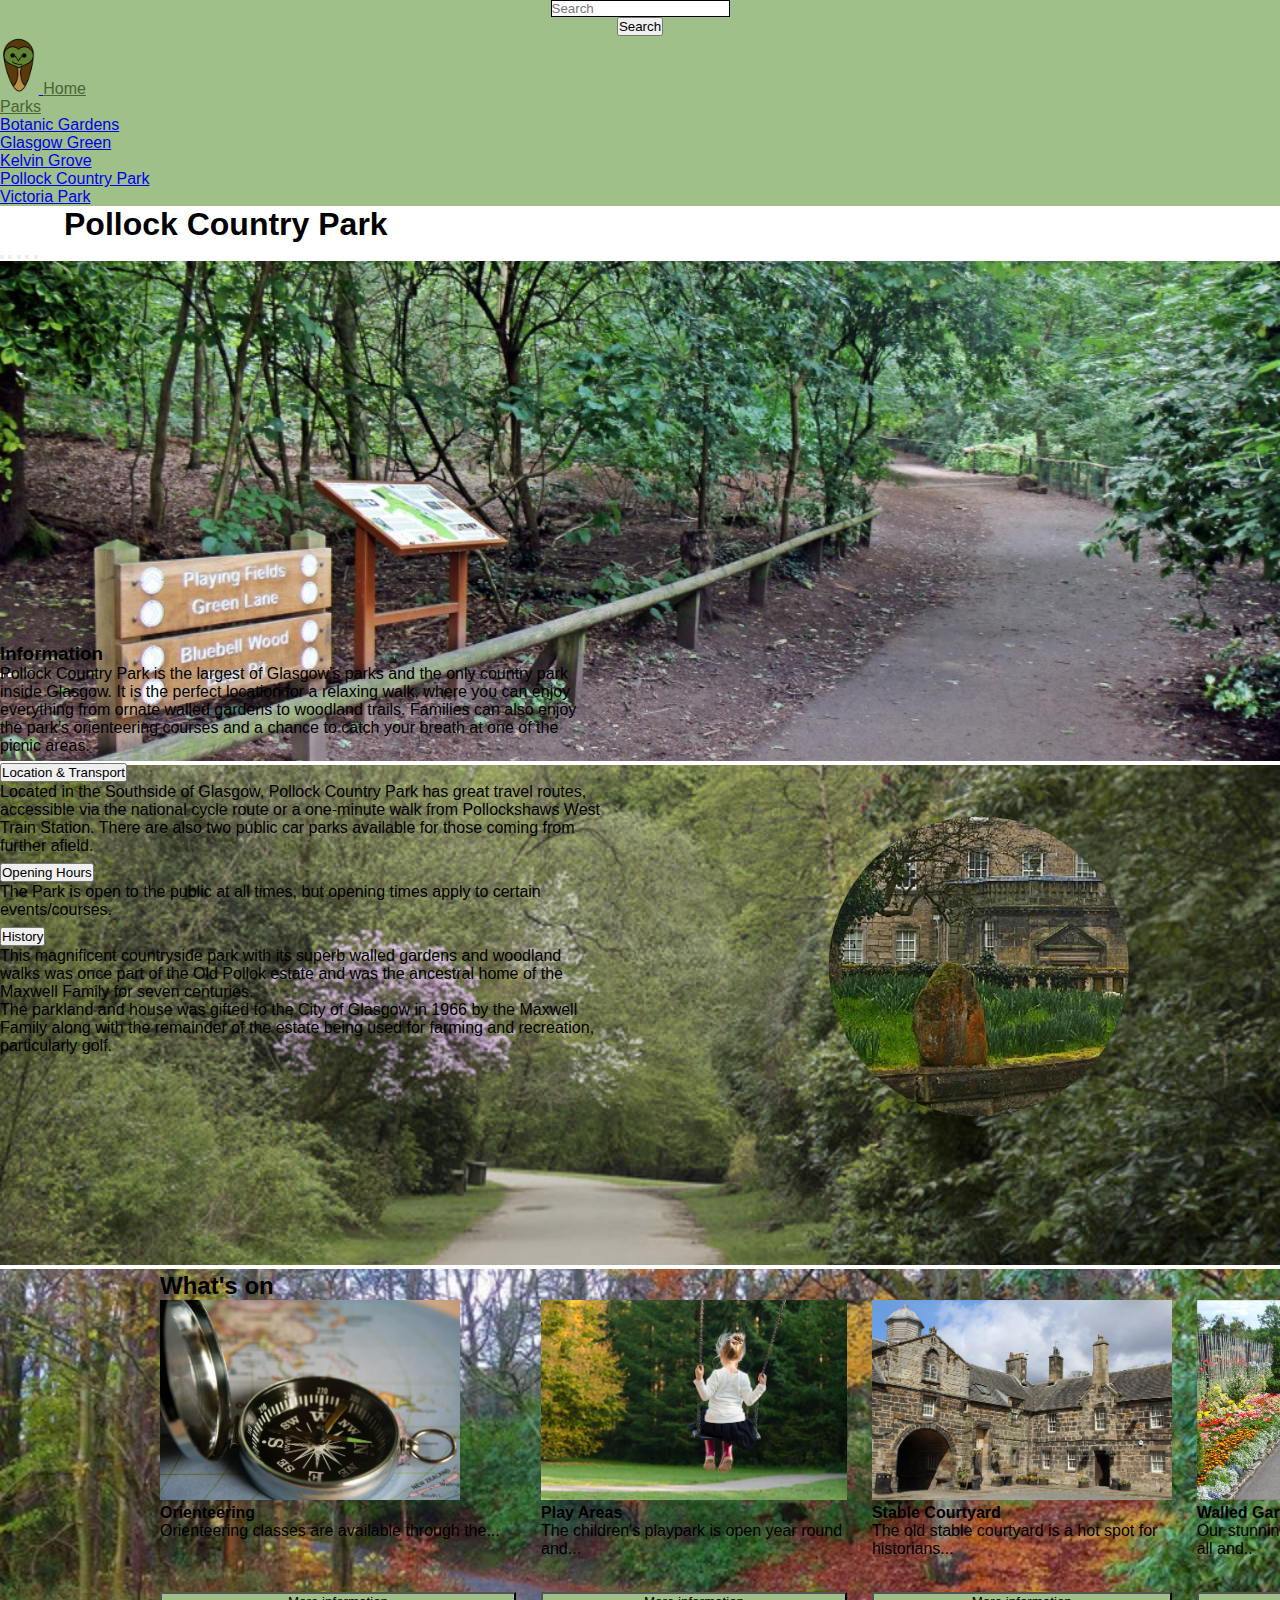
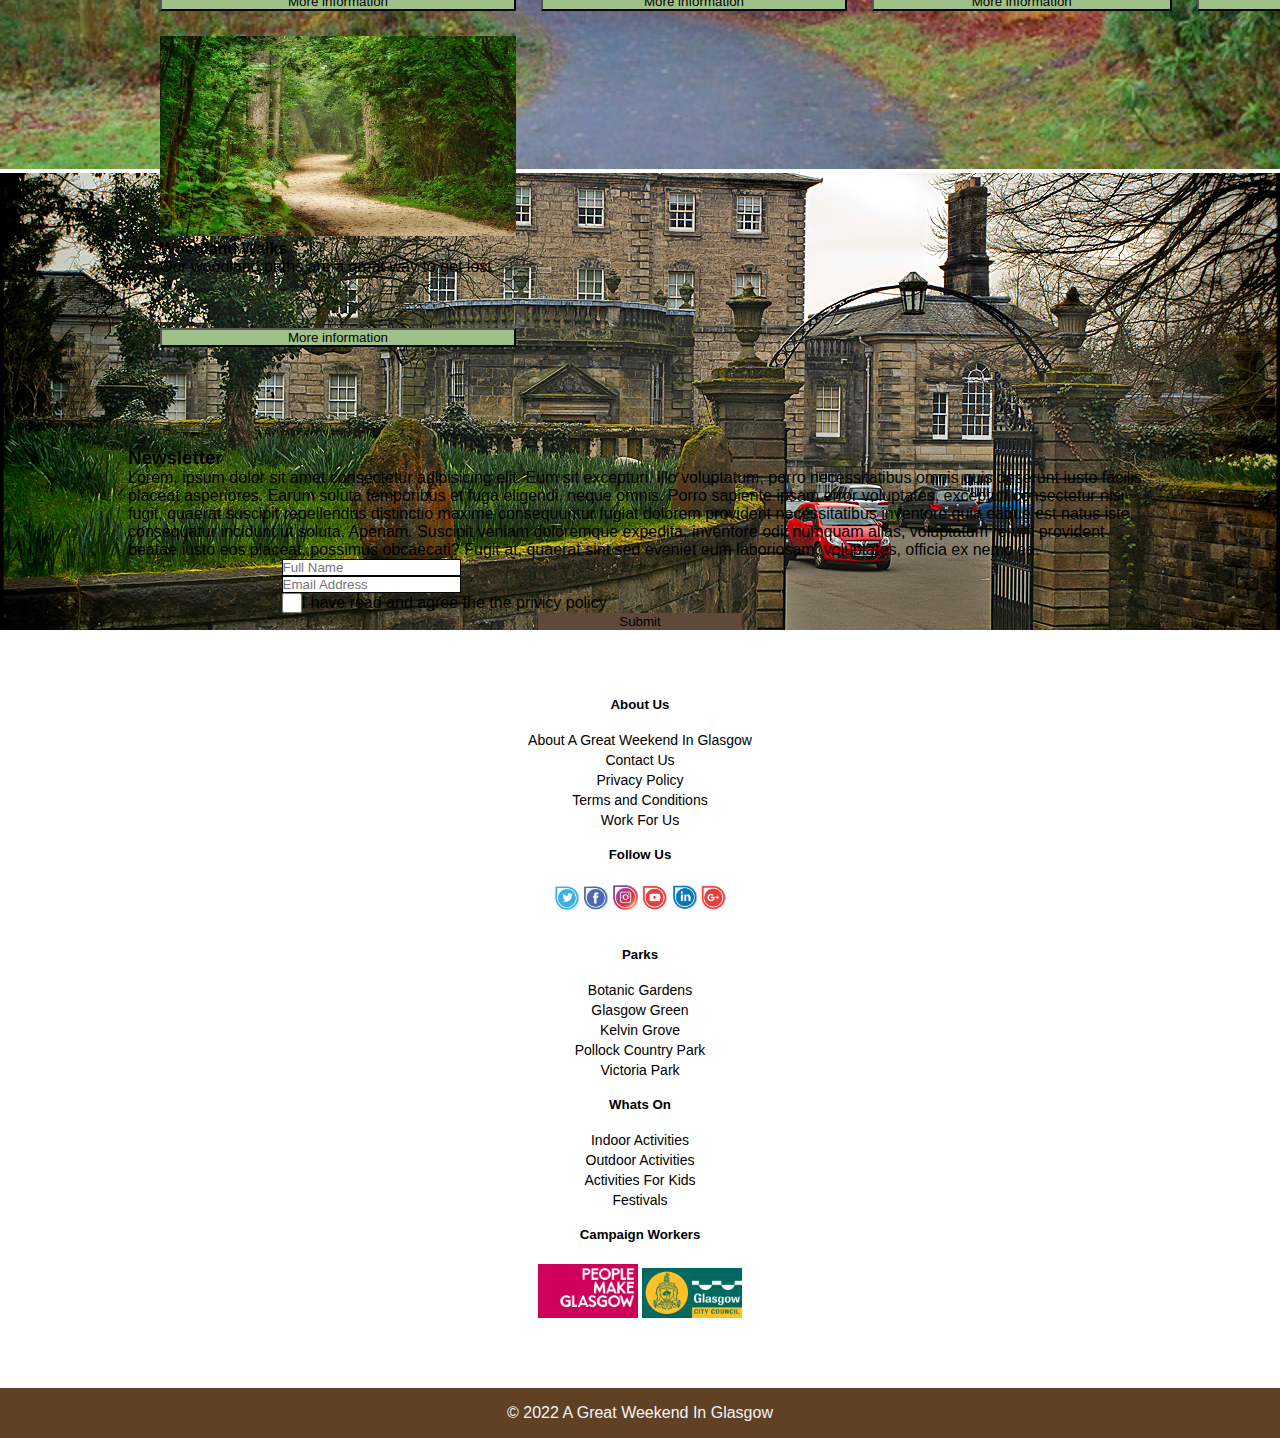
<file: pages/pollock.html>
<!DOCTYPE html>
<html lang="en">

<head>
  <meta charset="UTF-8" />
  <meta http-equiv="X-UA-Compatible" content="IE=edge" />
  <meta name="viewport" content="width=device-width, initial-scale=1.0" />

  <meta name="author" content="Arjun Sanghera, Daryl Stensland, Owen Taylor, Isabel Tizon Arranz" />
  <meta name="description" content="Great Weekend in Glasgow Web" />

  <title>Pollock Country Park</title>
  <!-- Bootsrap CSS -->
  <link href="https://cdn.jsdelivr.net/npm/bootstrap@5.1.3/dist/css/bootstrap.min.css" rel="stylesheet"
    integrity="sha384-1BmE4kWBq78iYhFldvKuhfTAU6auU8tT94WrHftjDbrCEXSU1oBoqyl2QvZ6jIW3" crossorigin="anonymous" />
  <!-- Custom CSS -->
  <link href="../css/parks.css" rel="stylesheet" />

</head>

<body>
  <!-- Navbar start -->
  <nav class="navbar navbar-expand-lg px-5 py-2">
    <div class="container-fluid justicy-content-space-between search-container">
      <form class="d-flex flex-row" id="searchHide">
        <input class="form-control me-2" type="search" placeholder="Search" aria-label="Search" />
        <button class="btn btn-outline-success" type="submit">Search</button>
      </form>
    </div>
    <a class="navbar-brand" href="../index.html">
      <img class="logo-img" src="../logos/owltransparent.png" alt="logo" />
    </a>
    <a class="nav-link" href="../index.html">Home</a>
    <div class="nav-item dropdown">
      <a class="nav-link dropdown-toggle" data-bs-toggle="dropdown" href="#" role="button"
        aria-expanded="false">Parks</a>
      <ul class="dropdown-menu">
        <li>
          <a class="dropdown-item" href="./../pages/botanicGardens.html">Botanic Gardens</a>
        </li>
        <li>
          <a class="dropdown-item" href="./../pages/glasgowGreen.html">Glasgow Green</a>
        </li>
        <li>
          <a class="dropdown-item" href="./../pages/kelvinGrove.html">Kelvin Grove</a>
        </li>
        <li>
          <a class="dropdown-item" href="./../pages/pollock.html">Pollock Country Park</a>
        </li>
        <li>
          <a class="dropdown-item" href="./../pages/victoria.html">Victoria Park</a>
        </li>
      </ul>
    </div>
  </nav>
  <!-- Navbar end -->

  <!-- Carousel Section start -->
  <h1 class="title-carousel my-5">Pollock Country Park</h1>
  <img class="img-no-carousel" src="../img/parks/pollock/carousel/pollock_trail_autumn.jpeg"
    alt="autumn nature trail" />
  <div class="carouselSection container-sm mb-5 px-5">
    <div id="parkCarousel" class="carousel slide" data-bs-ride="carousel">
      <!-- carousel Indicators-->
      <div class="carousel-indicators">
        <button type="button" data-bs-target="#parkCarousel" data-bs-slide-to="0" class="active" aria-current="true"
          aria-label="Slide 1"></button>

        <button type="button" data-bs-target="#parkCarousel" data-bs-slide-to="1" aria-label="Slide 2"></button>

        <button type="button" data-bs-target="#parkCarousel" data-bs-slide-to="2" aria-label="Slide 3"></button>

        <button type="button" data-bs-target="#parkCarousel" data-bs-slide-to="3" aria-label="Slide 4"></button>
        <button type="button" data-bs-target="#parkCarousel" data-bs-slide-to="4" aria-label="Slide 5"></button>
      </div>

      <!-- carousel Items -->
      <div class="carousel-inner">
        <div class="carousel-item active">
          <img src="../img/parks/pollock/carousel/pollock_nature_signs.jpeg" class="carousel-img" alt="nature signs" />
        </div>
        <div class="carousel-item">
          <img src="../img/parks/pollock/carousel/pollock_trail.jpeg" class="carousel-img" alt="nature trail" />
        </div>
        <div class="carousel-item">
          <img src="../img/parks/pollock/carousel/pollock_trail_autumn.jpeg" class="carousel-img"
            alt="autumn nature trail" />
        </div>
        <div class="carousel-item">
          <img src="../img/parks/pollock/carousel/pollok_manor.jpeg" class="carousel-img" alt="pollock manor" />
        </div>
        <div class="carousel-item">
          <img src="../img/parks/pollock/carousel/stable_courtyard.jpg" class="carousel-img" alt="stable courtyard" />
        </div>
      </div>

      <!-- carousel Control -->
      <button class="carousel-control-prev" type="button" data-bs-target="#parkCarousel" data-bs-slide="prev">
        <span class="carousel-control-prev-icon" aria-hidden="true"></span>
        <span class="visually-hidden">Previous</span>
      </button>
      <button class="carousel-control-next" type="button" data-bs-target="#parkCarousel" data-bs-slide="next">
        <span class="carousel-control-next-icon" aria-hidden="true"></span>
        <span class="visually-hidden">Next</span>
      </button>
    </div>
  </div>
  <!-- Carousel Section end -->

  <!-- Information Section -->
  <section class="container-sm px-5 py-5">
    <h3 class="display-6 pb-3">Information</h3>
    <div class="info-grid">
      <div class="left">
        <p class="discover-text my-3">
          Pollock Country Park is the largest of Glasgow’s parks and the only
          country park inside Glasgow. It is the perfect location for a
          relaxing walk, where you can enjoy everything from ornate walled
          gardens to woodland trails. Families can also enjoy the park’s
          orienteering courses and a chance to catch your breath at one of the
          picnic areas.
        </p>
        <div class="accordion accordion pt-4" id="parkAccordion">
          <div class="accordion-item">
            <h2 class="accordion-header" id="headingOne">
              <button class="accordion-button collapsed" type="button" data-bs-toggle="collapse"
                data-bs-target="#collapseOne" aria-expanded="false" aria-controls="collapseOne">
                Location & Transport
              </button>
            </h2>
            <div id="collapseOne" class="accordion-collapse collapse" aria-labelledby="headingOne"
              data-bs-parent="#parkAccordion">
              <div class="accordion-body">
                <p>
                  Located in the Southside of Glasgow, Pollock Country Park
                  has great travel routes, accessible via the national cycle
                  route or a one-minute walk from Pollockshaws West Train
                  Station. There are also two public car parks available for
                  those coming from further afield.
                </p>
              </div>
            </div>
          </div>
          <div class="accordion-item">
            <h2 class="accordion-header" id="headingTwo">
              <button class="accordion-button collapsed" type="button" data-bs-toggle="collapse"
                data-bs-target="#collapseTwo" aria-expanded="false" aria-controls="collapseTwo">
                Opening Hours
              </button>
            </h2>
            <div id="collapseTwo" class="accordion-collapse collapse" aria-labelledby="headingTwo"
              data-bs-parent="#parkAccordion">
              <div class="accordion-body">
                <p>
                  The Park is open to the public at all times, but opening
                  times apply to certain events/courses.
                </p>
              </div>
            </div>
          </div>
          <div class="accordion-item">
            <h2 class="accordion-header" id="headingThree">
              <button class="accordion-button collapsed" type="button" data-bs-toggle="collapse"
                data-bs-target="#collapseThree" aria-expanded="false" aria-controls="collapseThree">
                History
              </button>
            </h2>
            <div id="collapseThree" class="accordion-collapse collapse" aria-labelledby="headingThree"
              data-bs-parent="#parkAccordion">
              <div class="accordion-body">
                <p>
                  This magnificent countryside park with its superb walled
                  gardens and woodland walks was once part of the Old Pollok
                  estate and was the ancestral home of the Maxwell Family for
                  seven centuries.
                </p>
                <p>
                  The parkland and house was gifted to the City of Glasgow in
                  1966 by the Maxwell Family along with the remainder of the
                  estate being used for farming and recreation, particularly
                  golf.
                </p>
              </div>
            </div>
          </div>
        </div>
      </div>
      <div class="right">
        <img class="info-img" src="../img/parks/pollock/round-image/pollok_manor.jpg" alt="Victoria Park" />
      </div>
    </div>
  </section>
  <!-- Information Section End -->

  <!-- What's on-Activities Section start -->
  <section class="whatsOn">
    <h2 class="mb-4">What's on</h2>
    <input type="text" id="myInput" onkeyup="myFunction()" placeholder="Search for activities..."
      title="Type in a name">

    <ul id="myUL" class="total-activities">

      <li class="card">
        <img class="card-img" src="../img/activities/pollock/orienteering.jpg" alt="compass" />
        <div class="card-body">
          <span>Orienteering</span>
          <div class="card-title">Orienteering</div>
          <div class="card-description">Orienteering classes are available through the...
          </div>
          <button type="button" class="btn btn-card">More information</button>
        </div>
      </li>
      <li class="card">
        <img class="card-img" src="../img/activities/pollock/playground.jpg" alt="Play Areas" />
        <div class="card-body">
          <span>Play Areas</span>
          <div class="card-title">Play Areas</div>
          <div class="card-description">The children's playpark is open year round and...</div>
          <button type="button" class="btn btn-card">More
            information</button>
        </div>
      </li>
      <li class="card">
        <img class="card-img" src="../img/activities/pollock/stable_courtyard.jpg" alt="stable courtyard" />
        <div class="card-body">
          <span>Stable Courtyard</span>
          <div class="card-title">Stable Courtyard</div>
          <div class="card-description">The old stable courtyard is a hot spot for historians...</div>
          <button type="button" class="btn btn-card">More
            information</button>
        </div>
      </li>
      <li class="card">
        <img class="card-img" src="../img/activities/pollock/walled_garden.jpg" alt="walled gardens" />
        <div class="card-body">
          <span>Walled Gardens</span>
          <div class="card-title">Walled Gardens</div>
          <div class="card-description">Our stunning walled gardens are loved my all and..</div>
          <button type="button" class="btn btn-card">More
            information</button>
        </div>
      </li>
      <li class="card">
        <img class="card-img" src="../img/activities/pollock/woodland_walks.jpg" alt="woodland path" />
        <div class="card-body">
          <span>Woodland Walks</span>
          <div class="card-title">Woodland Walks</div>
          <div class="card-description">Our woodland paths are a great way to get lost in...</div>
          <button type="button" class="btn btn-card">More
            information</button>
        </div>
      </li>
    </ul>
  </section>
  <!-- What's on-Activities Section end -->

  <!-- Newsletter Begins -->
  <section class="newsletter py-5">
    <h3 class="display-6 text-center">Newsletter</h3>
    <p class="py-3">
      Lorem, ipsum dolor sit amet consectetur adipisicing elit. Eum sit
      excepturi, illo voluptatum, porro necessitatibus omnis quis deserunt
      iusto facilis placeat asperiores. Earum soluta temporibus et fuga
      eligendi, neque omnis. Porro sapiente ipsam error voluptates, excepturi
      consectetur nisi fugit, quaerat suscipit repellendus distinctio maxime
      consequuntur fugiat dolorem provident necessitatibus inventore quia
      eaque est natus iste, consequatur incidunt ut soluta. Aperiam. Suscipit
      veniam doloremque expedita, inventore odit numquam alias, voluptatum
      rerum provident beatae iusto eos placeat, possimus obcaecati? Fugit at,
      quaerat sint sed eveniet eum laboriosam, voluptates, officia ex nemo ea.
    </p>
    <form>
      <div class="form-group mb-4 w-60">
        <input type="text" class="form-control" placeholder="Full Name" />
      </div>
      <div class="form-group mb-4">
        <input type="email" class="form-control" placeholder="Email Address" />
      </div>
      <div class="form-group mb-4">
        <input id="checkbox" class="mx-3" name="checkbox" type="checkbox" />
        <label for="checkbox">I have read and agree the the privicy policy</label>
      </div>
      <button class="btn btn-secondary">Submit</button>
    </form>
  </section>
  <!-- Newsletter Ends -->

  <!-- Footer start -->
  <footer class="footer">
    <div id="socialLinks">
      <div class="container">
        <div class="row">
          <div class="col-sm">
            <h5>About Us</h5>
            <ul style="list-style-type:circle" class="linksList">
              <li> <a href="#" class="socialsAlinks">About A Great Weekend In Glasgow</a> </li>
              <li> <a href="#" class="socialsAlinks">Contact Us</a> </li>
              <li> <a href="#" class="socialsAlinks">Privacy Policy</a> </li>
              <li> <a href="#" class="socialsAlinks">Terms and Conditions</a> </li>
              <li> <a href="#" class="socialsAlinks">Work For Us</a> </li>
            </ul>
          </div>
          <div class="col-sm">
            <h5>Follow Us</h5>
            <div class="row">
              <div class="col-sm">
                <a href="https://www.twitter.com" class="socialsAlinkspicslinks">
                  <img src="../logos/icons/twitter.png" class="socialsAlinkspics" alt="twitter">
                </a>
                <a href="https://www.facebook.com" class="socialsAlinkspicslinks">
                  <img src="../logos/icons/fb.png" class="socialsAlinkspics" alt="facebook">
                </a>
                <a href="https://www.instagram.com" class="socialsAlinkspicslinks">
                  <img src="../logos/icons/insta.png" class="socialsAlinkspics" alt="instagram">
                </a>

                <a href="https://www.youtube.com" class="socialsAlinkspicslinks">
                  <img src="../logos/icons/youtube.png" class="socialsAlinkspics" alt="Youtube">
                </a>
                <a href="https://www.linkedin.com" class="socialsAlinkspicslinks">
                  <img src="../logos/icons/linkedin.png" class="socialsAlinkspics" alt="LinkedIn">
                </a>
                <a href="https://www.google.com" class="socialsAlinkspicslinks">
                  <img src="../logos/icons/goolge.png" class="socialsAlinkspics" alt="Google">
                </a>
              </div>
            </div>
          </div>
          <div class="col-sm">
            <h5 class="socialsheader">Parks</h5>
            <ul style="list-style-type:circle" class="linksList">
              <li> <a href="../pages/botanicGardens.html" class="socialsAlinks">Botanic Gardens</a> </li>
              <li> <a href="../pages/glasgowGreen.html" class="socialsAlinks">Glasgow Green</a> </li>
              <li> <a href="../pages/kelvinGrove.html" class="socialsAlinks">Kelvin Grove</a> </li>
              <li> <a href="../pages/pollock.html" class="socialsAlinks">Pollock Country Park</a> </li>
              <li> <a href="../pages/victoria.html" class="socialsAlinks">Victoria Park</a> </li>
            </ul>
          </div>
          <div class="col-sm">
            <h5 class="socialsheader">Whats On</h5>
            <ul style="list-style-type:circle" class="linksList">
              <li> <a href="#" class="socialsAlinks">Indoor Activities</a> </li>
              <li> <a href="#" class="socialsAlinks">Outdoor Activities</a> </li>
              <li> <a href="#" class="socialsAlinks">Activities For Kids</a> </li>
              <li> <a href="#" class="socialsAlinks">Festivals</a> </li>
            </ul>
          </div>
          <div class="col-sm">
            <h5 class="socialsheader">Campaign Workers</h5>
            <div class="row">
              <div class="col-sm">
                <a href="https://peoplemakeglasgow.com/" class="socialsAlinkspicslinks">
                  <img src="../logos/people-make-glasgow.png" class="CampaignPics" alt="People Make Glasgow">
                </a>

                <a href="https://www.glasgow.gov.uk/" class="socialsAlinkspicslinks">
                  <img src="../logos/Glasgow_City_Council_logo.png" class="CampaignPics" alt="Glasgow Council">
                </a>
              </div>
            </div>


          </div>
        </div>
      </div>
    </div>

    <div class="container-footer" id="bottomFooter">
      &copy; 2022 A Great Weekend In Glasgow
    </div>
  </footer>
  <!-- Footer end -->
  <!-- JS start -->
  <script>
    function myFunction() {
      var input, filter, ul, li, span, i, txtValue;
      input = document.getElementById('myInput');
      filter = input.value.toUpperCase();

      ul = document.getElementById('myUL');
      li = ul.getElementsByTagName('li');

      for (i = 0; i < li.length; i++) {
        span = li[i].getElementsByTagName('span')[0];
        txtValue = span.textContent || span.innerText;
        if (txtValue.toUpperCase().indexOf(filter) > -1) {
          li[i].style.display = '';
        } else {
          li[i].style.display = 'none';
        }
      }
    }
  </script>
  <!-- JS end -->

  <script src="https://cdn.jsdelivr.net/npm/bootstrap@5.1.3/dist/js/bootstrap.bundle.min.js"
    integrity="sha384-ka7Sk0Gln4gmtz2MlQnikT1wXgYsOg+OMhuP+IlRH9sENBO0LRn5q+8nbTov4+1p"
    crossorigin="anonymous"></script>
</body>

</html>
</file>
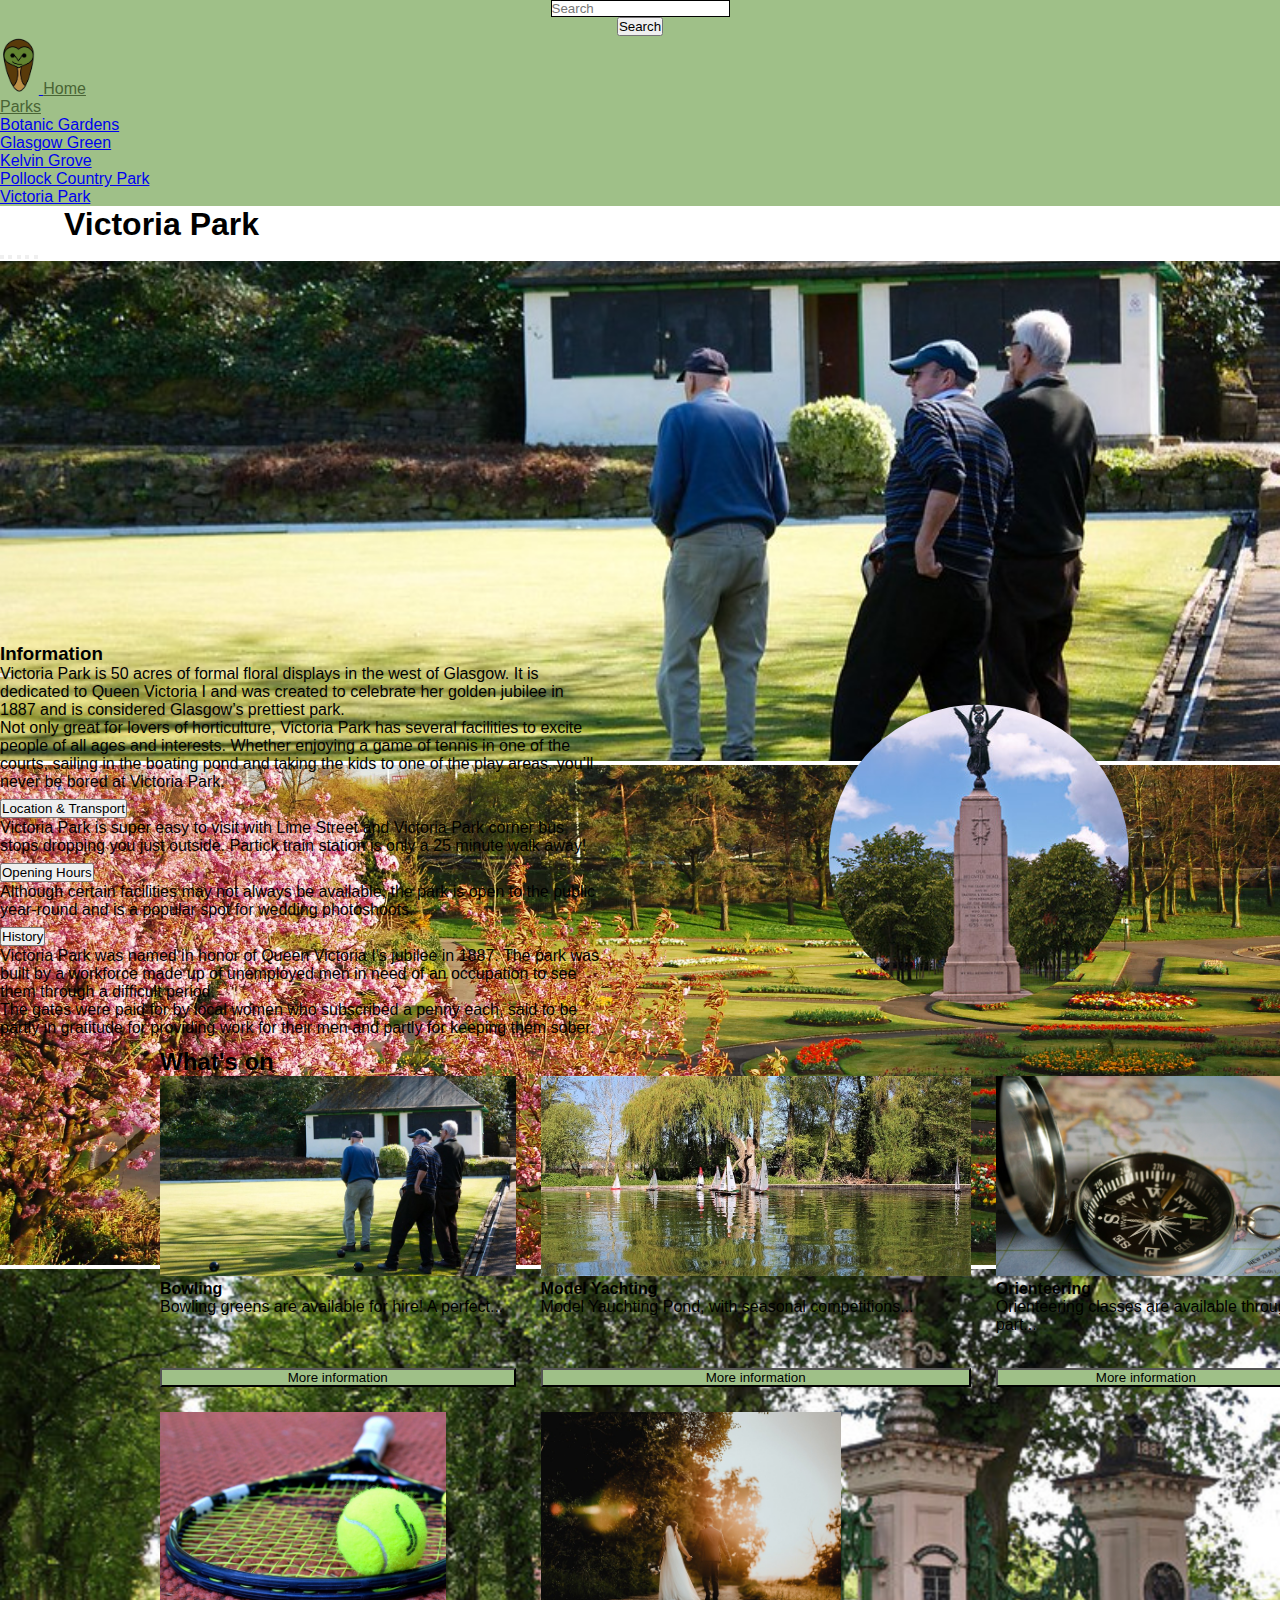
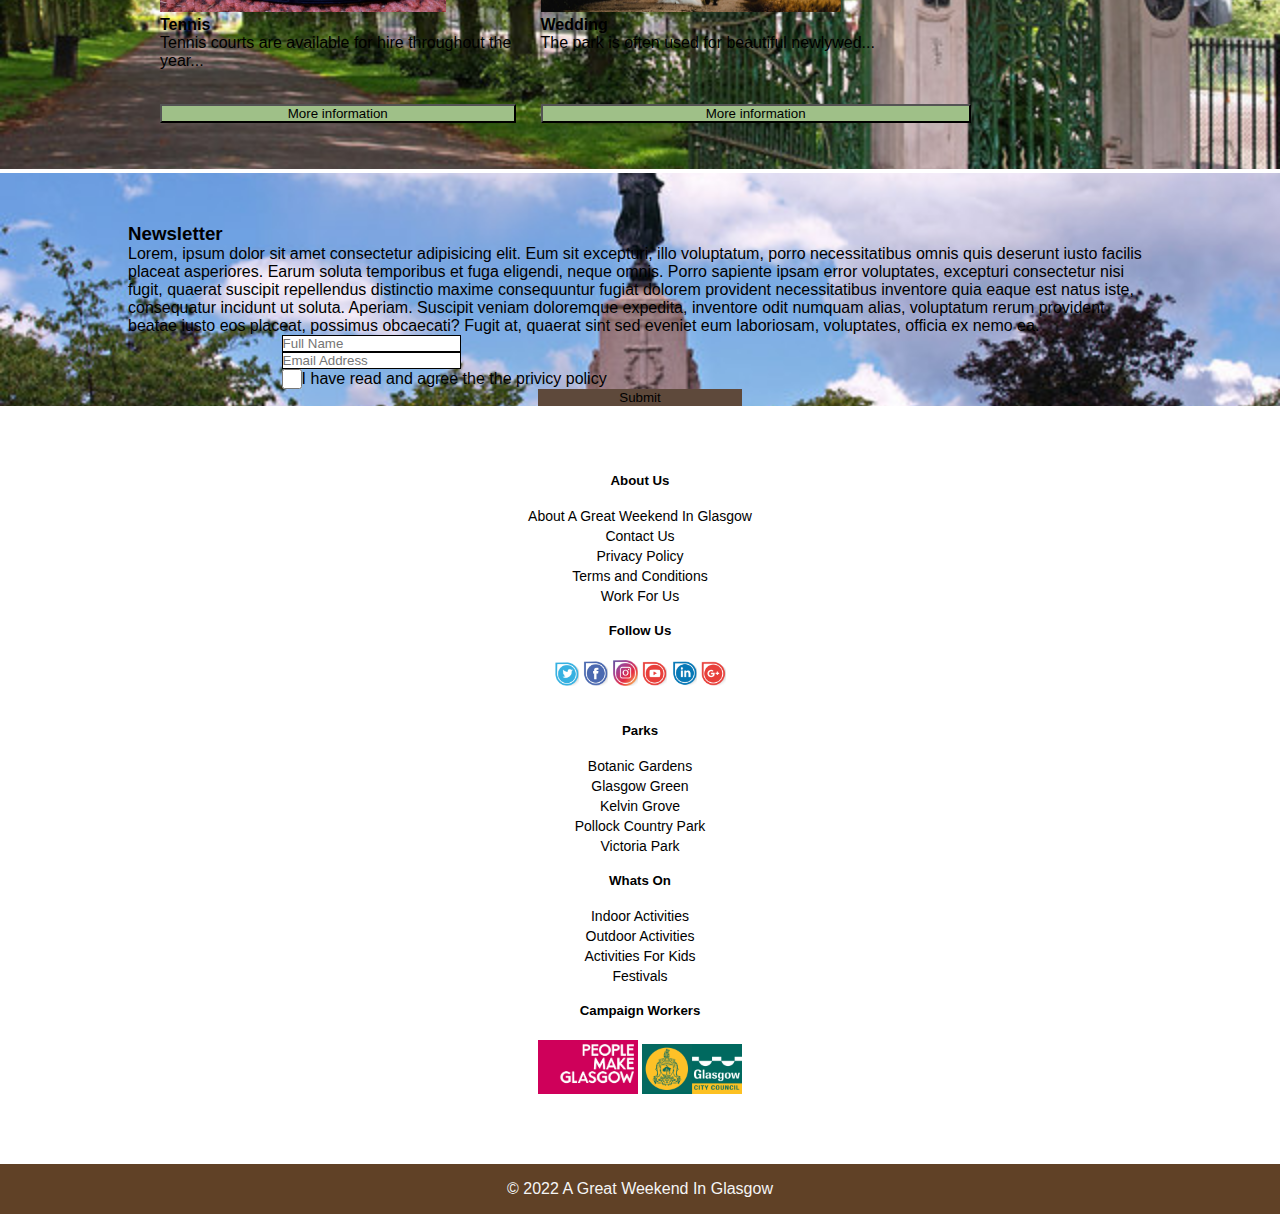
<file: pages/victoria.html>
<!DOCTYPE html>
<html lang="en">

<head>
  <meta charset="UTF-8" />
  <meta http-equiv="X-UA-Compatible" content="IE=edge" />
  <meta name="viewport" content="width=device-width, initial-scale=1.0" />

  <meta name="author" content="Arjun Sanghera, Daryl Stensland, Owen Taylor, Isabel Tizon Arranz" />
  <meta name="description" content="Great Weekend in Glasgow Web" />

  <title>Victoria Park</title>
  <!-- Bootstrap CSS -->
  <link href="https://cdn.jsdelivr.net/npm/bootstrap@5.1.3/dist/css/bootstrap.min.css" rel="stylesheet"
    integrity="sha384-1BmE4kWBq78iYhFldvKuhfTAU6auU8tT94WrHftjDbrCEXSU1oBoqyl2QvZ6jIW3" crossorigin="anonymous" />
  <!-- CSS Link -->
  <link href="../css/parks.css" rel="stylesheet" />

</head>

<body>
  <!-- Navbar start -->
  <nav class="navbar navbar-expand-lg px-5 py-2">
    <div class="container-fluid justicy-content-space-between search-container">
      <form class="d-flex flex-row" id="searchHide">
        <input class="form-control me-2" type="search" placeholder="Search" aria-label="Search" />
        <button class="btn btn-outline-success" type="submit">Search</button>
      </form>
    </div>
    <a class="navbar-brand" href="../index.html">
      <img class="logo-img" src="../logos/owltransparent.png" alt="logo" />
    </a>
    <a class="nav-link" href="../index.html">Home</a>
    <div class="nav-item dropdown">
      <a class="nav-link dropdown-toggle" data-bs-toggle="dropdown" href="#" role="button"
        aria-expanded="false">Parks</a>
      <ul class="dropdown-menu">
        <li>
          <a class="dropdown-item" href="./../pages/botanicGardens.html">Botanic Gardens</a>
        </li>
        <li>
          <a class="dropdown-item" href="./../pages/glasgowGreen.html">Glasgow Green</a>
        </li>
        <li>
          <a class="dropdown-item" href="./../pages/kelvinGrove.html">Kelvin Grove</a>
        </li>
        <li>
          <a class="dropdown-item" href="./../pages/pollock.html">Pollock Country Park</a>
        </li>
        <li>
          <a class="dropdown-item" href="./../pages/victoria.html">Victoria Park</a>
        </li>
      </ul>
    </div>
  </nav>
  <!-- Navbar end -->

  <!-- Carousel Section start -->
  <h1 class="title-carousel my-5">Victoria Park</h1>
  <img class="img-no-carousel" src="../img/parks/victoria/carousel/victoria_park_trees.jpeg" alt="park foliage" />
  <div class="carouselSection container-sm mb-5 px-5">
    <div id="parkCarousel" class="carousel slide" data-bs-ride="carousel">
      <!-- carousel Indicators-->
      <div class="carousel-indicators">
        <button type="button" data-bs-target="#parkCarousel" data-bs-slide-to="0" class="active" aria-current="true"
          aria-label="Slide 1"></button>

        <button type="button" data-bs-target="#parkCarousel" data-bs-slide-to="1" aria-label="Slide 2"></button>

        <button type="button" data-bs-target="#parkCarousel" data-bs-slide-to="2" aria-label="Slide 3"></button>

        <button type="button" data-bs-target="#parkCarousel" data-bs-slide-to="3" aria-label="Slide 4"></button>
        <button type="button" data-bs-target="#parkCarousel" data-bs-slide-to="4" aria-label="Slide 5"></button>
      </div>

      <!-- carousel Items -->
      <div class="carousel-inner">
        <div class="carousel-item active">
          <img src="../img/parks/victoria/carousel/bowling_green.jpg" class="carousel-img" alt="bowling green" />
        </div>
        <div class="carousel-item">
          <img src="../img/parks/victoria/carousel/victoria_park.jpeg" class="carousel-img" alt="victoria park" />
        </div>
        <div class="carousel-item">
          <img src="../img/parks/victoria/carousel/victoria_park_gates.jpeg" class="carousel-img"
            alt="victoria park gates" />
        </div>
        <div class="carousel-item">
          <img src="../img/parks/victoria/carousel/victoria_park_statue.jpeg" class="carousel-img" alt="statue" />
        </div>
        <div class="carousel-item">
          <img src="../img/parks/victoria/carousel/victoria_park_trees.jpeg" class="carousel-img" alt="park foliage" />
        </div>
      </div>

      <!-- carousel Control -->
      <button class="carousel-control-prev" type="button" data-bs-target="#parkCarousel" data-bs-slide="prev">
        <span class="carousel-control-prev-icon" aria-hidden="true"></span>
        <span class="visually-hidden">Previous</span>
      </button>
      <button class="carousel-control-next" type="button" data-bs-target="#parkCarousel" data-bs-slide="next">
        <span class="carousel-control-next-icon" aria-hidden="true"></span>
        <span class="visually-hidden">Next</span>
      </button>
    </div>
  </div>
  <!-- Carousel Section end -->

  <!-- Information Section -->
  <section class="container-sm px-5 py-5">
    <h3 class="display-6">Information</h3>
    <div class="info-grid">
      <div class="left">
        <p class="discover-text my-3">
          Victoria Park is 50 acres of formal floral displays in the west of
          Glasgow. It is dedicated to Queen Victoria I and was created to
          celebrate her golden jubilee in 1887 and is considered Glasgow’s
          prettiest park.
        </p>
        <p>
          Not only great for lovers of horticulture, Victoria Park has several
          facilities to excite people of all ages and interests. Whether
          enjoying a game of tennis in one of the courts, sailing in the
          boating pond and taking the kids to one of the play areas, you’ll
          never be bored at Victoria Park.
        </p>

        <div class="accordion accordion pt-4" id="parkAccordion">
          <div class="accordion-item">
            <h2 class="accordion-header" id="headingOne">
              <button class="accordion-button collapsed" type="button" data-bs-toggle="collapse"
                data-bs-target="#collapseOne" aria-expanded="false" aria-controls="collapseOne">
                Location & Transport
              </button>
            </h2>
            <div id="collapseOne" class="accordion-collapse collapse" aria-labelledby="headingOne"
              data-bs-parent="#parkAccordion">
              <div class="accordion-body">
                <p>
                  Victoria Park is super easy to visit with Lime Street and
                  Victoria Park corner bus stops dropping you just outside.
                  Partick train station is only a 25 minute walk away!
                </p>
              </div>
            </div>
          </div>
          <div class="accordion-item">
            <h2 class="accordion-header" id="headingTwo">
              <button class="accordion-button collapsed" type="button" data-bs-toggle="collapse"
                data-bs-target="#collapseTwo" aria-expanded="false" aria-controls="collapseTwo">
                Opening Hours
              </button>
            </h2>
            <div id="collapseTwo" class="accordion-collapse collapse" aria-labelledby="headingTwo"
              data-bs-parent="#parkAccordion">
              <div class="accordion-body">
                <p>
                  Although certain facilities may not always be available, the
                  park is open to the public year-round and is a popular spot
                  for wedding photoshoots.
                </p>
              </div>
            </div>
          </div>
          <div class="accordion-item">
            <h2 class="accordion-header" id="headingThree">
              <button class="accordion-button collapsed" type="button" data-bs-toggle="collapse"
                data-bs-target="#collapseThree" aria-expanded="false" aria-controls="collapseThree">
                History
              </button>
            </h2>
            <div id="collapseThree" class="accordion-collapse collapse" aria-labelledby="headingThree"
              data-bs-parent="#parkAccordion">
              <div class="accordion-body">
                <p>
                  Victoria Park was named in honor of Queen Victoria I's
                  jubilee in 1887. The park was built by a workforce made up
                  of unemployed men in need of an occupation to see them
                  through a difficult period.
                </p>
                <p>
                  The gates were paid for by local women who subscribed a
                  penny each, said to be partly in gratitude for providing
                  work for their men and partly for keeping them sober.
                </p>
              </div>
            </div>
          </div>
        </div>
      </div>
      <div class="right">
        <img class="info-img" src="../img/parks/victoria/carousel/victoria_park_statue.jpeg" alt="Victoria Park" />
      </div>
    </div>
  </section>
  <!-- Information Section End -->

  <!-- What's on-Activities Section start -->
  <section class="whatsOn">
    <h2 class="mb-4">What's on</h2>
    <input type="text" id="myInput" onkeyup="myFunction()" placeholder="Search for activities..."
      title="Type in a name">

    <ul id="myUL" class="total-activities">

      <li class="card">
        <img class="card-img" src="../img/activities/victoria/bowling_green.jpg" alt="Bowling Greens" />
        <div class="card-body">
          <span>Bowling</span>
          <div class="card-title">Bowling</div>
          <div class="card-description">Bowling greens are available for hire! A perfect...
          </div>
          <button type="button" class="btn btn-card">More information</button>
        </div>
      </li>
      <li class="card">
        <img class="card-img" src="../img/activities/victoria/model_yachting_pond.jpg" alt="Model Yaucht Pond" />
        <div class="card-body">
          <span>Model Yachting</span>
          <div class="card-title">Model Yachting</div>
          <div class="card-description">Model Yauchting Pond, with seasonal competitions...</div>
          <button type="button" class="btn btn-card">More
            information</button>
        </div>
      </li>
      <li class="card">
        <img class="card-img" src="../img/activities/victoria/orienteering.jpg" alt="Compass" />
        <div class="card-body">
          <span>Orienteering</span>
          <div class="card-title">Orienteering</div>
          <div class="card-description">Orienteering classes are available through part...</div>
          <button type="button" class="btn btn-card">More
            information</button>
        </div>
      </li>
      <li class="card">
        <img class="card-img" src="../img/activities/victoria/playground.jpg" alt="playground" />
        <div class="card-body">
          <span>Playground</span>
          <div class="card-title">Playground</div>
          <div class="card-description">Multiple children's playpark's are situated throughtout...</div>
          <button type="button" class="btn btn-card">More
            information</button>
        </div>
      </li>
      <li class="card">
        <img class="card-img" src="../img/activities/victoria/tennis.jpg" alt="tennis court" />
        <div class="card-body">
          <span>Tennis</span>
          <div class="card-title">Tennis</div>
          <div class="card-description">Tennis courts are available for hire throughout the year...</div>
          <button type="button" class="btn btn-card">More
            information</button>
        </div>
      </li>
      <li class="card">
        <img class="card-img" src="../img/activities/victoria/wedding.jpg" alt="Wedding" />
        <div class="card-body">
          <span>Wedding</span>
          <div class="card-title">Wedding</div>
          <div class="card-description">The park is often used for beautiful newlywed...</div>
          <button type="button" class="btn btn-card">More
            information</button>
        </div>
      </li>
    </ul>
  </section>
  <!-- What's on-Activities Section end -->

  <!-- Newsletter Begins -->
  <section class="newsletter py-5">
    <h3 class="display-6 text-center">Newsletter</h3>
    <p class="py-3">
      Lorem, ipsum dolor sit amet consectetur adipisicing elit. Eum sit
      excepturi, illo voluptatum, porro necessitatibus omnis quis deserunt
      iusto facilis placeat asperiores. Earum soluta temporibus et fuga
      eligendi, neque omnis. Porro sapiente ipsam error voluptates, excepturi
      consectetur nisi fugit, quaerat suscipit repellendus distinctio maxime
      consequuntur fugiat dolorem provident necessitatibus inventore quia
      eaque est natus iste, consequatur incidunt ut soluta. Aperiam. Suscipit
      veniam doloremque expedita, inventore odit numquam alias, voluptatum
      rerum provident beatae iusto eos placeat, possimus obcaecati? Fugit at,
      quaerat sint sed eveniet eum laboriosam, voluptates, officia ex nemo ea.
    </p>
    <form>
      <div class="form-group mb-4 w-60">
        <input type="text" class="form-control" placeholder="Full Name" />
      </div>
      <div class="form-group mb-4">
        <input type="email" class="form-control" placeholder="Email Address" />
      </div>
      <div class="form-group mb-4">
        <input id="checkbox" class="mx-3" name="checkbox" type="checkbox" />
        <label for="checkbox">I have read and agree the the privicy policy</label>
      </div>
      <button class="btn btn-secondary">Submit</button>
    </form>
  </section>
  <!-- Newsletter Ends -->

  <!-- Footer start -->
  <footer class="footer">
    <div id="socialLinks">
      <div class="container">
        <div class="row">
          <div class="col-sm">
            <h5>About Us</h5>
            <ul style="list-style-type:circle" class="linksList">
              <li> <a href="#" class="socialsAlinks">About A Great Weekend In Glasgow</a> </li>
              <li> <a href="#" class="socialsAlinks">Contact Us</a> </li>
              <li> <a href="#" class="socialsAlinks">Privacy Policy</a> </li>
              <li> <a href="#" class="socialsAlinks">Terms and Conditions</a> </li>
              <li> <a href="#" class="socialsAlinks">Work For Us</a> </li>
            </ul>
          </div>
          <div class="col-sm">
            <h5>Follow Us</h5>
            <div class="row">
              <div class="col-sm">
                <a href="https://www.twitter.com" class="socialsAlinkspicslinks">
                  <img src="../logos/icons/twitter.png" class="socialsAlinkspics" alt="twitter">
                </a>
                <a href="https://www.facebook.com" class="socialsAlinkspicslinks">
                  <img src="../logos/icons/fb.png" class="socialsAlinkspics" alt="facebook">
                </a>
                <a href="https://www.instagram.com" class="socialsAlinkspicslinks">
                  <img src="../logos/icons/insta.png" class="socialsAlinkspics" alt="instagram">
                </a>

                <a href="https://www.youtube.com" class="socialsAlinkspicslinks">
                  <img src="../logos/icons/youtube.png" class="socialsAlinkspics" alt="Youtube">
                </a>
                <a href="https://www.linkedin.com" class="socialsAlinkspicslinks">
                  <img src="../logos/icons/linkedin.png" class="socialsAlinkspics" alt="LinkedIn">
                </a>
                <a href="https://www.google.com" class="socialsAlinkspicslinks">
                  <img src="../logos/icons/goolge.png" class="socialsAlinkspics" alt="Google">
                </a>
              </div>
            </div>
          </div>
          <div class="col-sm">
            <h5 class="socialsheader">Parks</h5>
            <ul style="list-style-type:circle" class="linksList">
              <li> <a href="../pages/botanicGardens.html" class="socialsAlinks">Botanic Gardens</a> </li>
              <li> <a href="../pages/glasgowGreen.html" class="socialsAlinks">Glasgow Green</a> </li>
              <li> <a href="../pages/kelvinGrove.html" class="socialsAlinks">Kelvin Grove</a> </li>
              <li> <a href="../pages/pollock.html" class="socialsAlinks">Pollock Country Park</a> </li>
              <li> <a href="../pages/victoria.html" class="socialsAlinks">Victoria Park</a> </li>
            </ul>
          </div>
          <div class="col-sm">
            <h5 class="socialsheader">Whats On</h5>
            <ul style="list-style-type:circle" class="linksList">
              <li> <a href="#" class="socialsAlinks">Indoor Activities</a> </li>
              <li> <a href="#" class="socialsAlinks">Outdoor Activities</a> </li>
              <li> <a href="#" class="socialsAlinks">Activities For Kids</a> </li>
              <li> <a href="#" class="socialsAlinks">Festivals</a> </li>
            </ul>
          </div>
          <div class="col-sm">
            <h5 class="socialsheader">Campaign Workers</h5>
            <div class="row">
              <div class="col-sm">
                <a href="https://peoplemakeglasgow.com/" class="socialsAlinkspicslinks">
                  <img src="../logos/people-make-glasgow.png" class="CampaignPics" alt="People Make Glasgow">
                </a>

                <a href="https://www.glasgow.gov.uk/" class="socialsAlinkspicslinks">
                  <img src="../logos/Glasgow_City_Council_logo.png" class="CampaignPics" alt="Glasgow Council">
                </a>
              </div>
            </div>


          </div>
        </div>
      </div>
    </div>

    <div class="container-footer" id="bottomFooter">
      &copy; 2022 A Great Weekend In Glasgow
    </div>
  </footer>
  <!-- Footer end -->


  <!-- JS start -->
  <script>
    function myFunction() {
      var input, filter, ul, li, span, i, txtValue;
      input = document.getElementById('myInput');
      filter = input.value.toUpperCase();

      ul = document.getElementById('myUL');
      li = ul.getElementsByTagName('li');

      for (i = 0; i < li.length; i++) {
        span = li[i].getElementsByTagName('span')[0];
        txtValue = span.textContent || span.innerText;
        if (txtValue.toUpperCase().indexOf(filter) > -1) {
          li[i].style.display = '';
        } else {
          li[i].style.display = 'none';
        }
      }
    }
  </script>
  <!-- JS end -->

  <script src="https://cdn.jsdelivr.net/npm/bootstrap@5.1.3/dist/js/bootstrap.bundle.min.js"
    integrity="sha384-ka7Sk0Gln4gmtz2MlQnikT1wXgYsOg+OMhuP+IlRH9sENBO0LRn5q+8nbTov4+1p"
    crossorigin="anonymous"></script>
</body>

</html>
</file>
<file: css/parks.css>
* {
	margin: 0;
	padding: 0;
}

/* General Body*/

body {
	font-family: "Nunito", sans-serif;
}

/*body end*/

/* Navbar start */
.navbar {
	background-color: #9fc088;
}
.navbar {
	flex-wrap: nowrap;
}
.search-container {
	width: unset;
}

.navbar-brand {
	width: 100%;
	text-align: center;
}

.logo-img {
	width: 38.8px;
	height: 58.2px;
}

.nav-link {
	color: #496435;
}
.nav-link:active {
	color: #496435;
}
.nav-link:hover {
	color: #496435;
}
.nav-link:focus {
	color: #496435;
}

.dropdown-menu.show {
	left: -75px;
}

/* Navbar end */

/* carousel start */
.title-carousel {
	padding-left: 5%;
}
.img-no-carousel {
	display: none;
}
.carousel,
.carousel-inner {
	height: 400px;
}

.carousel-img {
	height: 500px;
	width: 100%;
	object-fit: cover;
}

/* carousel end */

/* Information start */
.accordion-button:not(.collapsed) {
	background-color: hsl(95, 31%, 90%);
	color: #496435;
}

.accordion-button:focus {
	border-color: hsl(95, 31%, 90%);
	box-shadow: 0 0 0 0.25rem hsl(95, 31%, 90%);
}

.accordion-button:not(.collapsed)::after {
	background-image: url("./assets/arrow.svg");
}

.info-grid {
	display: grid;
	grid-template-columns: 1fr 1fr;
	gap: 75px;
}

.info-img {
	clip-path: circle(150px at 50% 50%);
	width: 100%;
}

.info-li {
	list-style: unset;
}

/* Information end */

/* Activities Section Start */
.whatsOn {
	width: 75%;
	margin: auto;
	padding-bottom: 100px;
}
.total-activities {
	padding: 0;
	display: grid;
	grid-template-columns: repeat(4, 1fr);
	gap: 25px;
}
#myInput {
	display: none;
	width: 100%;
	margin: 0;
}
li {
	list-style-type: none;
}

span {
	display: none;
}
.card-img {
	height: 200px;
	object-fit: cover;
	border-radius: unset;
	overflow: hidden;
}
.card-title {
	margin: 0;
	font-weight: 700;
}
.card-body {
	display: flex;
	flex-direction: column;
}

.card-description {
	height: 70px;
}
.btn-card {
	width: 100%;
	background-color: #9fc088;
}
.btn-card:hover {
	background-color: #729659;
}
/* Activities Section end*/

/* Newsletter Styles */
.newsletter {
	background-color: rgb(228, 237, 222);
	padding: 0 10%;
	margin-bottom: 50px;
}

form {
	display: flex;
	flex-direction: column;
	align-items: center;
}

.form-group {
	display: flex;
	align-items: center;
	width: 70%;
}

.form-control {
	border: 1px solid #000;
}

#checkbox {
	width: 20px;
	height: 20px;
}

.btn-secondary {
	background-color: #5e493b !important;
	border: solid 1px #5e493b;
	width: 20%;
}

.btn-secondary:hover {
	background-color: #3f3127 !important;
	border: solid 1px #3f3127;
}

/* Newsletter end */
html {
	position: relative;
	min-height: 100%;
}

.footer {
	position: absolute;
	bottom: 0;
	width: 100%;
	height: 50px;
	/* Set the fixed height of the footer here */
	background-color: #f5f5f5;
	line-height: 50px;
	/* Vertically center the text there */
	color: grey;
	text-align: center;
	margin-top: 100px;
}
#socialLinks {
	padding: 50px 15%;
	background-color: #ffffff;
	color: #000000;
}
#bottomFooter {
	background-color: #604126;
	color: #f5f5f5;
}
.socialsAlinks {
	font-size: 14px;
	color: #000000;
	text-decoration: none;
	text-align: left;
}
.socialsAlinks:hover {
	color: #614124 !important;
}
.linksList {
	line-height: 20px;
	list-style: georgian;
}
.socialsAlinkspics {
	width: 25px;
}
.socialsAlinkspicslinks {
	text-decoration: none;
}
.CampaignPics {
	width: 100px;
	margin-top: 4px;
}

@media only screen and (max-width: 600px) {
	.footer {
		font-size: 10px;
		/*this stops the text overflowing at small sizes*/
	}
}

/* Media Queries */

@media only screen and (max-width: 992px) {
	.navbar-brand {
		text-align: left;
	}
	/*@media carousel start*/

	.info-grid {
		grid-template-columns: 1fr;
	}

	.right {
		grid-column-start: 1;
		grid-row-start: 1;
	}
	/*@media carousel end*/

	/* @media Information Section Start */
	.info-img {
		clip-path: circle(at 50% 50%);
	}
	/* @media Information Section End */

	#searchHide {
		display: none !important;
	}

	.info-img {
		width: 300px;
		height: auto;
		display: flex;
		margin: 0 auto;
	}

	.total-activities {
		grid-template-columns: repeat(2, 1fr);
	}
	/* @media Information Section End */

	/* @media Activities Section Start */

	.card {
		width: 100%;
	}
	#myInput {
		display: block;
		width: 100%;
		margin: 5% 0;
		padding: 2%;
	}
	/* @media Activities Section End */
}

@media only screen and (max-width: 768px) {
	.carouselSection {
		display: none;
	}
	.img-no-carousel {
		display: block;
		width: 100%;
		height: 300px;
	}
	/* @media Activities start */
	#myInput {
		display: block;
	}
	.total-activities {
		display: grid;
		grid-template-columns: 1fr;
		gap: 25px;
	}
	/* @media Activities end */
	/* @media Information Section Start */
	.info-grid {
		grid-template-columns: 1fr;
	}

	.right {
		grid-row: 1;
	}
	/* @media Information Section end */
	/*footer start*/
	.form-group.mb-4 {
		width: 100%;
	}
	.btn.btn-secondary {
		width: 100% !important;
	}
	/*footer end*/
}
</file>
